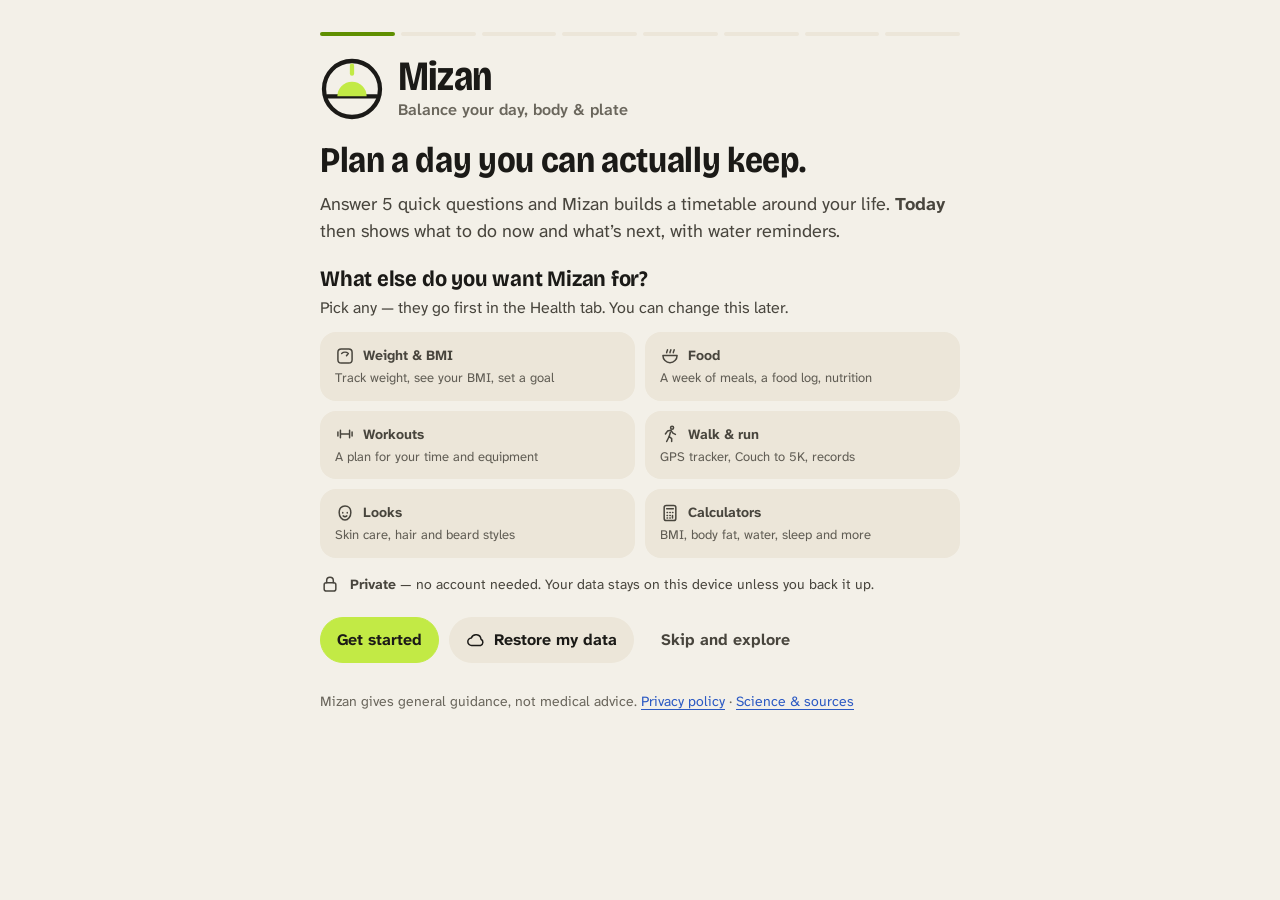
<file: index.html>
<!doctype html>
<html lang="en">
<head>
  <meta charset="utf-8">
  <meta name="viewport" content="width=device-width, initial-scale=1, viewport-fit=cover">
  <title>Mizan — Balance your day, body &amp; plate</title>
  <meta name="description" content="Mizan builds a timetable from 5 questions, then helps you follow it: a clear Today screen, water reminders, BMI, habits, meal and workout plans, a walk & run tracker, a skin and grooming guide and a helpful assistant. Private and free.">
  <meta name="theme-color" content="#f3f0e8">
  <meta name="color-scheme" content="light dark">
  <meta name="apple-mobile-web-app-capable" content="yes">
  <meta name="mobile-web-app-capable" content="yes">
  <meta name="apple-mobile-web-app-status-bar-style" content="default">
  <meta name="apple-mobile-web-app-title" content="Mizan">
  <meta property="og:title" content="Mizan — Balance your day, body & plate">
  <meta property="og:description" content="Plan a day you can actually keep. Timetable, Today screen, habits, BMI, meals, workouts, walk & run tracker and skin care — private and free.">
  <meta property="og:type" content="website">
  <meta property="og:image" content="assets/icons/icon-512.png">
  <link rel="manifest" href="manifest.webmanifest">
  <link rel="icon" href="assets/icons/icon.svg" type="image/svg+xml">
  <link rel="icon" href="assets/icons/favicon-32.png" sizes="32x32" type="image/png">
  <link rel="apple-touch-icon" href="assets/icons/apple-touch-icon.png">
  <link rel="preload" href="assets/fonts/atkinson-hyperlegible-next.woff2" as="font" type="font/woff2" crossorigin>
  <link rel="preload" href="assets/fonts/bricolage-grotesque.woff2" as="font" type="font/woff2" crossorigin>
  <link rel="stylesheet" href="assets/css/app.css?v=3.1.0">
</head>
<body>
  <a class="skip-link" href="#view">Skip to content</a>

  <div class="app">
    <nav class="rail" aria-label="Main">
      <a class="brand" href="#/today" aria-label="Mizan home">
        <svg viewBox="0 0 48 48" aria-hidden="true"><circle cx="24" cy="24" r="21" fill="none" stroke="var(--ink)" stroke-width="3.2"/><path d="M5.5 29.5h37" stroke="var(--ink)" stroke-width="3.2" stroke-linecap="round"/><path d="M13 29.5a11 11 0 0 1 22 0" fill="var(--accent)"/><path d="M24 6.5v6" stroke="var(--accent)" stroke-width="3.2" stroke-linecap="round"/></svg>
        <div><strong>Mizan</strong><span>Day · body · plate</span></div>
      </a>
      <div class="rail-links"></div>
      <div class="rail-foot">
        <button type="button" class="btn btn-sm btn-block" data-action="focus-global" style="margin-bottom:8px">Focus timer</button>
        <button type="button" class="btn btn-sm btn-block" data-action="install">Install app</button>
        <p style="margin:10px 0 0">No account needed. Your data stays on this device.</p>
      </div>
    </nav>

    <header class="topbar">
      <a class="icon-btn back-btn" href="#/today" aria-label="Back" hidden>
        <svg viewBox="0 0 24 24" fill="none" stroke="currentColor" stroke-width="2" stroke-linecap="round" stroke-linejoin="round" aria-hidden="true"><path d="M15 18l-6-6 6-6"/></svg>
      </a>
      <a class="brand-mini" href="#/today" aria-label="Mizan home">
        <svg viewBox="0 0 48 48" aria-hidden="true"><circle cx="24" cy="24" r="21" fill="none" stroke="var(--ink)" stroke-width="3.2"/><path d="M5.5 29.5h37" stroke="var(--ink)" stroke-width="3.2" stroke-linecap="round"/><path d="M13 29.5a11 11 0 0 1 22 0" fill="var(--accent)"/><path d="M24 6.5v6" stroke="var(--accent)" stroke-width="3.2" stroke-linecap="round"/></svg>
      </a>
      <div class="topbar-title"><h1 id="page-title">Mizan</h1><p id="page-sub" hidden></p></div>
      <div class="topbar-actions">
        <button type="button" class="icon-btn menu-btn" data-action="more" aria-label="Menu: every screen and settings" aria-haspopup="dialog">
          <svg viewBox="0 0 24 24" fill="none" stroke="currentColor" stroke-width="1.8" stroke-linecap="round" stroke-linejoin="round" aria-hidden="true"><path d="M4 7h16M4 12h16M4 17h16"/></svg>
        </button>
      </div>
    </header>

    <main id="view" tabindex="-1">
      <noscript><div class="empty"><p><strong>Mizan needs JavaScript.</strong></p><p>Please enable JavaScript in your browser settings to use the app.</p></div></noscript>
    </main>

    <nav class="tabbar" aria-label="Tabs"></nav>
  </div>

  <div class="toast-host" id="toasts" role="status" aria-live="polite"></div>

  <script>
    /* Very old browsers: say so instead of showing a broken page */
    (function () {
      var ok = false;
      try { ok = 'Promise' in window && 'fetch' in window && 'localStorage' in window && !!(window.CSS && CSS.supports && CSS.supports('--a', '0')) && !![].includes && !!Object.assign; } catch (e) { ok = false; }
      if (ok) return;
      window.MIZAN_OLD = true;
      document.addEventListener('DOMContentLoaded', function () {
        var v = document.getElementById('view');
        if (v) v.innerHTML = '<div class="empty"><p><strong>Please update your browser.</strong></p><p>Mizan needs a newer browser: the latest Chrome, Safari, Edge, Firefox or Samsung Internet (Android 7+, iOS 14+, Windows 10+, macOS 11+).</p></div>';
      });
    })();
  </script>
  <script src="assets/js/core.js?v=3.1.0"></script>
  <script src="assets/js/config.js?v=3.1.0"></script>
  <script src="assets/js/data-templates.js?v=3.1.0"></script>
  <script src="assets/js/setup.js?v=3.1.0"></script>
  <script src="assets/js/calc.js?v=3.1.0"></script>
  <script src="assets/js/tt-custom.js?v=3.1.0"></script>
  <script src="assets/js/sun.js?v=3.1.0"></script>
  <script src="assets/js/data-growth.js?v=3.1.0"></script>
  <script src="assets/js/data-foods.js?v=3.1.0"></script>
  <script src="assets/js/mealplan.js?v=3.1.0"></script>
  <script src="assets/js/data-exercises.js?v=3.1.0"></script>
  <script src="assets/js/ui.js?v=3.1.0"></script>
  <script src="assets/js/special-days.js?v=3.1.0"></script>
  <script src="assets/js/reminders.js?v=3.1.0"></script>
  <script src="assets/js/views-dashboard.js?v=3.1.0"></script>
  <script src="assets/js/views-today.js?v=3.1.0"></script>
  <script src="assets/js/views-plan.js?v=3.1.0"></script>
  <script src="assets/js/views-habits.js?v=3.1.0"></script>
  <script src="assets/js/views-body.js?v=3.1.0"></script>
  <script src="assets/js/views-food.js?v=3.1.0"></script>
  <script src="assets/js/views-welcome.js?v=3.1.0"></script>
  <script src="assets/js/views-settings.js?v=3.1.0"></script>
  <script src="assets/js/views-more.js?v=3.1.0"></script>
  <script src="assets/js/views-hubs.js?v=3.1.0"></script>
  <script src="assets/js/backup.js?v=3.1.0"></script>
  <script src="assets/js/assistant.js?v=3.1.0"></script>
  <script src="assets/js/move.js?v=3.1.0"></script>
  <script src="assets/js/beard.js?v=3.1.0"></script>
  <script src="assets/js/looks.js?v=3.1.0"></script>
  <script src="assets/js/app.js?v=3.1.0"></script>
</body>
</html>
</file>
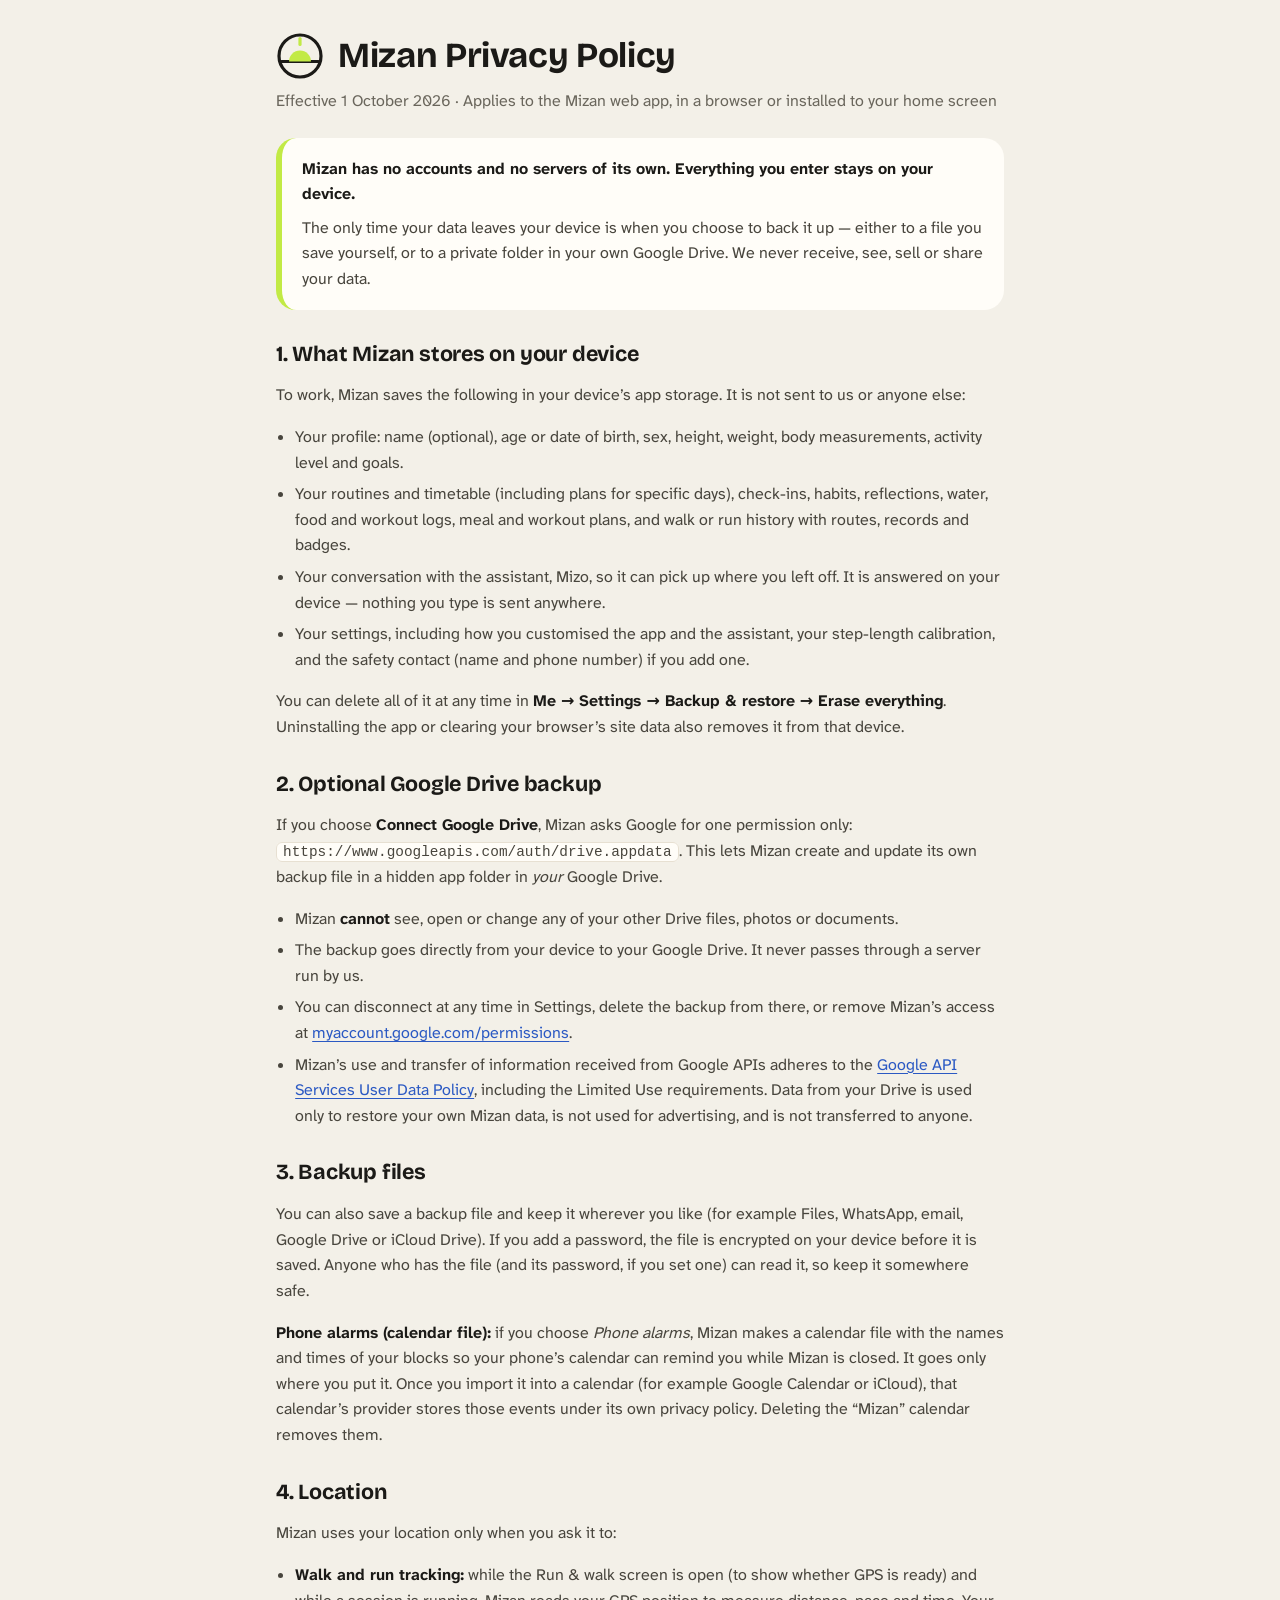
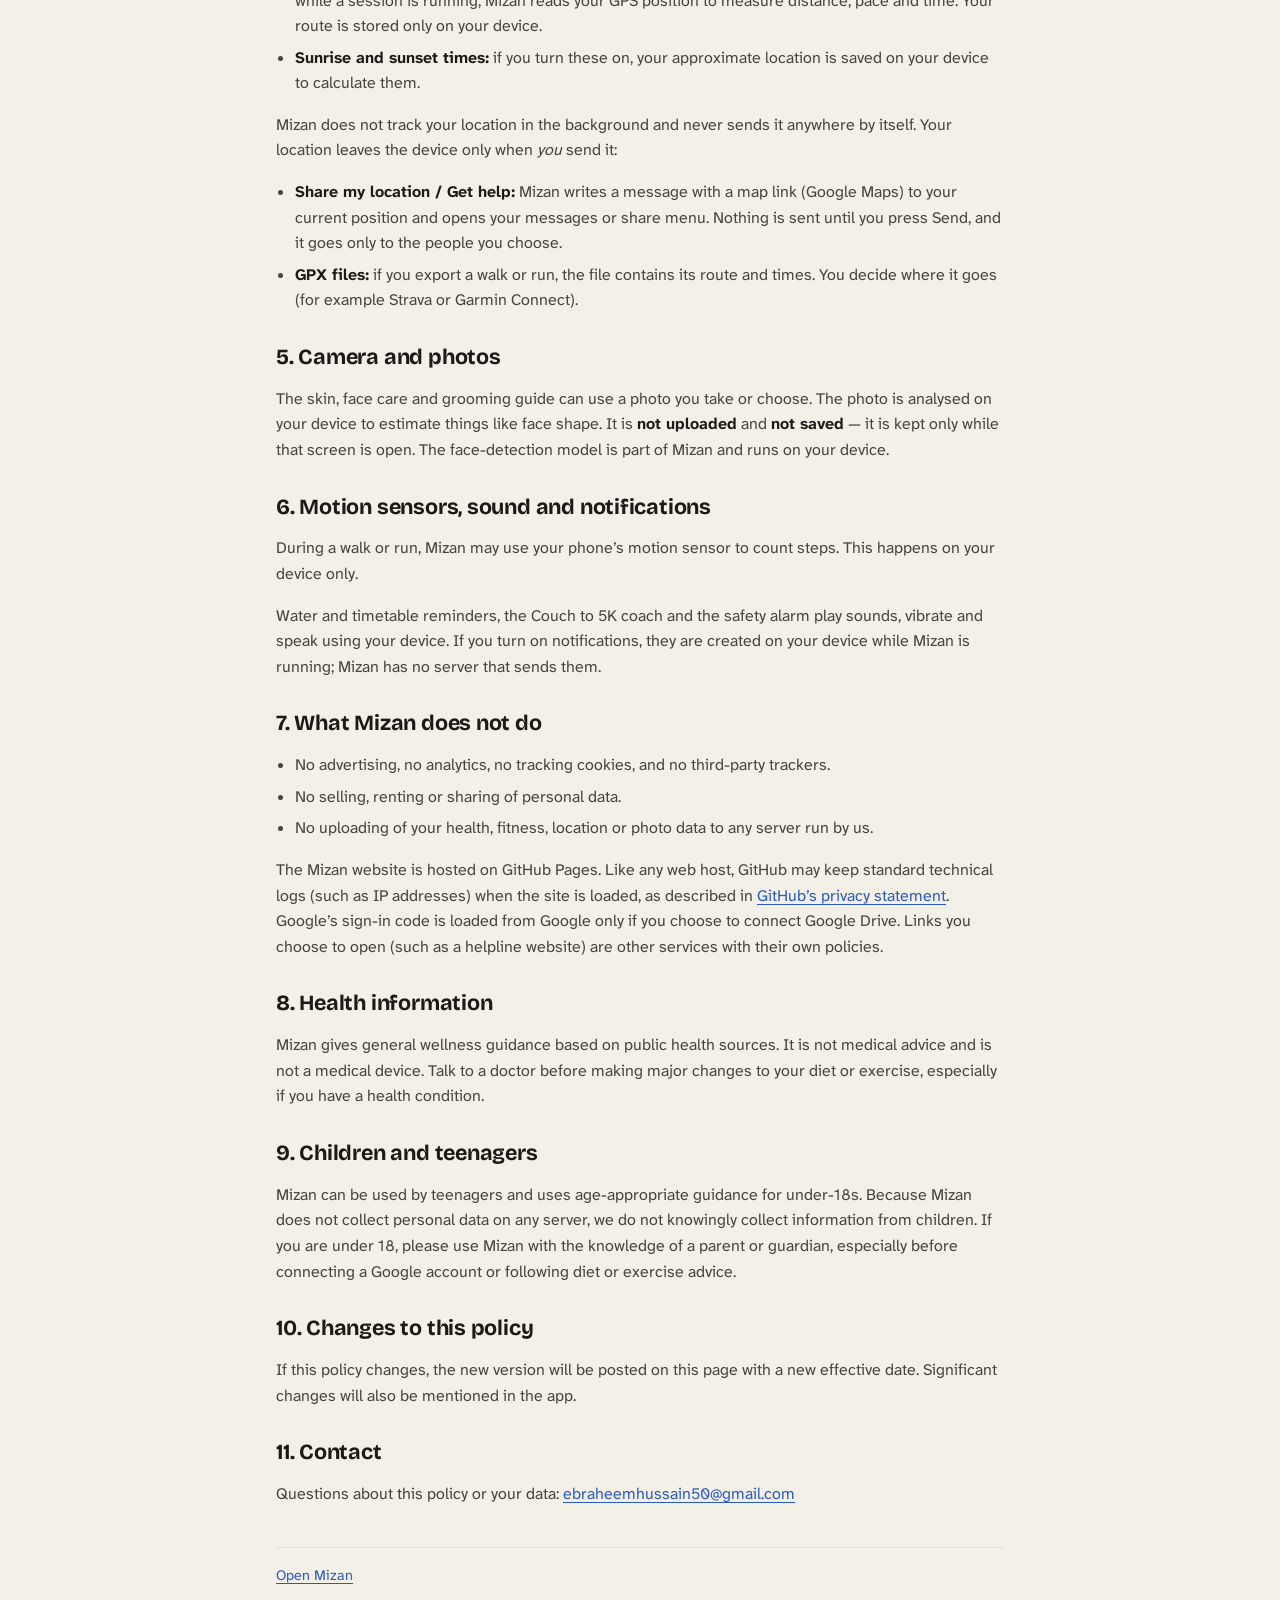
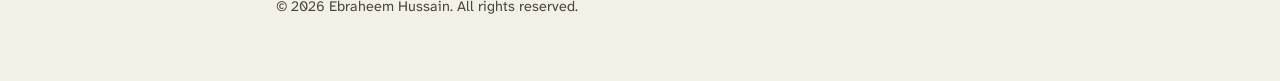
<file: privacy.html>
<!doctype html>
<html lang="en">
<head>
  <meta charset="utf-8">
  <meta name="viewport" content="width=device-width, initial-scale=1">
  <title>Privacy Policy · Mizan</title>
  <meta name="description" content="How Mizan handles your data: everything stays on your device unless you choose to back it up to your own Google Drive.">
  <meta name="color-scheme" content="light dark">
  <link rel="icon" href="assets/icons/icon.svg" type="image/svg+xml">
  <style>
    @font-face { font-family: "Atkinson Hyperlegible Next"; src: url("assets/fonts/atkinson-hyperlegible-next.woff2") format("woff2"); font-weight: 200 800; font-display: swap; }
    @font-face { font-family: "Bricolage Grotesque"; src: url("assets/fonts/bricolage-grotesque.woff2") format("woff2"); font-weight: 200 800; font-display: swap; }
    :root {
      --bg: #f3f0e8; --surface: #fffdf8; --ink: #1b1a17; --ink-2: #48453d; --ink-3: #6a665c; --line: #e7e0d2;
      --accent: #c2ea45; --accent-ink: #4e6b00; --link: #2b59c3;
    }
    @media (prefers-color-scheme: dark) {
      :root { --bg: #0e1210; --surface: #151a17; --ink: #edf0e7; --ink-2: #bdc4b7; --ink-3: #97a092; --line: #232b26; --accent: #c6f04e; --accent-ink: #cdef6a; --link: #8fb4ff; }
    }
    * { box-sizing: border-box; }
    body { margin: 0; background: var(--bg); color: var(--ink); font: 1rem/1.6 "Atkinson Hyperlegible Next", system-ui, -apple-system, "Segoe UI", Roboto, sans-serif; }
    main { max-width: 760px; margin: 0 auto; padding: 32px 16px 64px; }
    header { display: flex; align-items: center; gap: 14px; margin-bottom: 8px; }
    header svg { width: 48px; height: 48px; flex-shrink: 0; }
    h1, h2 { font-family: "Bricolage Grotesque", system-ui, sans-serif; line-height: 1.15; letter-spacing: -0.01em; }
    h1 { font-size: 2.2rem; margin: 0; }
    h2 { font-size: 1.35rem; margin: 32px 0 8px; }
    p, li { color: var(--ink-2); }
    ul { padding-left: 1.2em; }
    li + li { margin-top: 6px; }
    a { color: var(--link); text-underline-offset: 3px; }
    strong { color: var(--ink); }
    code { font-size: .9em; background: var(--surface); border: 1px solid var(--line); border-radius: 6px; padding: 1px 6px; overflow-wrap: anywhere; }
    .meta { color: var(--ink-3); margin: 4px 0 24px; }
    .summary { background: var(--surface); border-radius: 20px; padding: 18px 20px; border-left: 6px solid var(--accent); }
    .summary p { margin: 0; color: var(--ink); }
    .summary p + p { margin-top: 8px; color: var(--ink-2); }
    footer { margin-top: 40px; padding-top: 16px; border-top: 1px solid var(--line); color: var(--ink-3); font-size: .9rem; }
    footer .copy { margin: 8px 0 0; }
  </style>
</head>
<body>
<main>
  <header>
    <svg viewBox="0 0 48 48" aria-hidden="true"><circle cx="24" cy="24" r="21" fill="none" stroke="currentColor" stroke-width="3.2"/><path d="M5.5 29.5h37" stroke="currentColor" stroke-width="3.2" stroke-linecap="round"/><path d="M13 29.5a11 11 0 0 1 22 0" fill="var(--accent)"/><path d="M24 6.5v6" stroke="var(--accent)" stroke-width="3.2" stroke-linecap="round"/></svg>
    <h1>Mizan Privacy Policy</h1>
  </header>
  <p class="meta">Effective 1 October 2026 · Applies to the Mizan web app, in a browser or installed to your home screen</p>

  <div class="summary">
    <p><strong>Mizan has no accounts and no servers of its own. Everything you enter stays on your device.</strong></p>
    <p>The only time your data leaves your device is when you choose to back it up — either to a file you save yourself, or to a private folder in your own Google Drive. We never receive, see, sell or share your data.</p>
  </div>

  <h2>1. What Mizan stores on your device</h2>
  <p>To work, Mizan saves the following in your device’s app storage. It is not sent to us or anyone else:</p>
  <ul>
    <li>Your profile: name (optional), age or date of birth, sex, height, weight, body measurements, activity level and goals.</li>
    <li>Your routines and timetable (including plans for specific days), check-ins, habits, reflections, water, food and workout logs, meal and workout plans, and walk or run history with routes, records and badges.</li>
    <li>Your conversation with the assistant, Mizo, so it can pick up where you left off. It is answered on your device — nothing you type is sent anywhere.</li>
    <li>Your settings, including how you customised the app and the assistant, your step-length calibration, and the safety contact (name and phone number) if you add one.</li>
  </ul>
  <p>You can delete all of it at any time in <strong>Me → Settings → Backup &amp; restore → Erase everything</strong>. Uninstalling the app or clearing your browser’s site data also removes it from that device.</p>

  <h2>2. Optional Google Drive backup</h2>
  <p>If you choose <strong>Connect Google Drive</strong>, Mizan asks Google for one permission only: <code>https://www.googleapis.com/auth/drive.appdata</code>. This lets Mizan create and update its own backup file in a hidden app folder in <em>your</em> Google Drive.</p>
  <ul>
    <li>Mizan <strong>cannot</strong> see, open or change any of your other Drive files, photos or documents.</li>
    <li>The backup goes directly from your device to your Google Drive. It never passes through a server run by us.</li>
    <li>You can disconnect at any time in Settings, delete the backup from there, or remove Mizan’s access at <a href="https://myaccount.google.com/permissions">myaccount.google.com/permissions</a>.</li>
    <li>Mizan’s use and transfer of information received from Google APIs adheres to the <a href="https://developers.google.com/terms/api-services-user-data-policy">Google API Services User Data Policy</a>, including the Limited Use requirements. Data from your Drive is used only to restore your own Mizan data, is not used for advertising, and is not transferred to anyone.</li>
  </ul>

  <h2>3. Backup files</h2>
  <p>You can also save a backup file and keep it wherever you like (for example Files, WhatsApp, email, Google Drive or iCloud Drive). If you add a password, the file is encrypted on your device before it is saved. Anyone who has the file (and its password, if you set one) can read it, so keep it somewhere safe.</p>
  <p><strong>Phone alarms (calendar file):</strong> if you choose <em>Phone alarms</em>, Mizan makes a calendar file with the names and times of your blocks so your phone’s calendar can remind you while Mizan is closed. It goes only where you put it. Once you import it into a calendar (for example Google Calendar or iCloud), that calendar’s provider stores those events under its own privacy policy. Deleting the “Mizan” calendar removes them.</p>

  <h2>4. Location</h2>
  <p>Mizan uses your location only when you ask it to:</p>
  <ul>
    <li><strong>Walk and run tracking:</strong> while the Run &amp; walk screen is open (to show whether GPS is ready) and while a session is running, Mizan reads your GPS position to measure distance, pace and time. Your route is stored only on your device.</li>
    <li><strong>Sunrise and sunset times:</strong> if you turn these on, your approximate location is saved on your device to calculate them.</li>
  </ul>
  <p>Mizan does not track your location in the background and never sends it anywhere by itself. Your location leaves the device only when <em>you</em> send it:</p>
  <ul>
    <li><strong>Share my location / Get help:</strong> Mizan writes a message with a map link (Google Maps) to your current position and opens your messages or share menu. Nothing is sent until you press Send, and it goes only to the people you choose.</li>
    <li><strong>GPX files:</strong> if you export a walk or run, the file contains its route and times. You decide where it goes (for example Strava or Garmin Connect).</li>
  </ul>

  <h2>5. Camera and photos</h2>
  <p>The skin, face care and grooming guide can use a photo you take or choose. The photo is analysed on your device to estimate things like face shape. It is <strong>not uploaded</strong> and <strong>not saved</strong> — it is kept only while that screen is open. The face-detection model is part of Mizan and runs on your device.</p>

  <h2>6. Motion sensors, sound and notifications</h2>
  <p>During a walk or run, Mizan may use your phone’s motion sensor to count steps. This happens on your device only.</p>
  <p>Water and timetable reminders, the Couch to 5K coach and the safety alarm play sounds, vibrate and speak using your device. If you turn on notifications, they are created on your device while Mizan is running; Mizan has no server that sends them.</p>

  <h2>7. What Mizan does not do</h2>
  <ul>
    <li>No advertising, no analytics, no tracking cookies, and no third-party trackers.</li>
    <li>No selling, renting or sharing of personal data.</li>
    <li>No uploading of your health, fitness, location or photo data to any server run by us.</li>
  </ul>
  <p>The Mizan website is hosted on GitHub Pages. Like any web host, GitHub may keep standard technical logs (such as IP addresses) when the site is loaded, as described in <a href="https://docs.github.com/en/site-policy/privacy-policies/github-general-privacy-statement">GitHub’s privacy statement</a>. Google’s sign-in code is loaded from Google only if you choose to connect Google Drive. Links you choose to open (such as a helpline website) are other services with their own policies.</p>

  <h2>8. Health information</h2>
  <p>Mizan gives general wellness guidance based on public health sources. It is not medical advice and is not a medical device. Talk to a doctor before making major changes to your diet or exercise, especially if you have a health condition.</p>

  <h2>9. Children and teenagers</h2>
  <p>Mizan can be used by teenagers and uses age-appropriate guidance for under-18s. Because Mizan does not collect personal data on any server, we do not knowingly collect information from children. If you are under 18, please use Mizan with the knowledge of a parent or guardian, especially before connecting a Google account or following diet or exercise advice.</p>

  <h2>10. Changes to this policy</h2>
  <p>If this policy changes, the new version will be posted on this page with a new effective date. Significant changes will also be mentioned in the app.</p>

  <h2>11. Contact</h2>
  <p>Questions about this policy or your data: <a href="mailto:ebraheemhussain50@gmail.com">ebraheemhussain50@gmail.com</a></p>

  <footer><a href="./">Open Mizan</a><p class="copy">© 2026 Ebraheem Hussain. All rights reserved.</p></footer>
</main>
</body>
</html>
</file>
<file: assets/css/app.css>
/* ==========================================================================
   Mizan — design system & app styles
   Balance your day, body & plate.
   ========================================================================== */

@font-face {
  font-family: "Bricolage Grotesque";
  src: url("../fonts/bricolage-grotesque.woff2") format("woff2-variations"),
       url("../fonts/bricolage-grotesque.woff2") format("woff2");
  font-weight: 200 800;
  font-stretch: 75% 100%;
  font-display: swap;
}
@font-face {
  font-family: "Atkinson Hyperlegible Next";
  src: url("../fonts/atkinson-hyperlegible-next.woff2") format("woff2-variations"),
       url("../fonts/atkinson-hyperlegible-next.woff2") format("woff2");
  font-weight: 200 800;
  font-display: swap;
  unicode-range: U+0000-00FF, U+0131, U+0152-0153, U+02BB-02BC, U+02C6, U+02DA, U+02DC, U+0304, U+0308, U+0329, U+2000-206F, U+20AC, U+2122, U+2191, U+2193, U+2212, U+2215, U+FEFF, U+FFFD;
}
@font-face {
  font-family: "Atkinson Hyperlegible Next";
  src: url("../fonts/atkinson-hyperlegible-next-ext.woff2") format("woff2");
  font-weight: 200 800;
  font-display: swap;
  unicode-range: U+0100-02BA, U+02BD-02C5, U+02C7-02CC, U+02CE-02D7, U+02DD-02FF, U+0304, U+0308, U+0329, U+1D00-1DBF, U+1E00-1E9F, U+1EF2-1EFF, U+2020, U+20A0-20AB, U+20AD-20C0, U+2113, U+2C60-2C7F, U+A720-A7FF;
}

/* ---------- Tokens: light ---------- */
:root {
  color-scheme: light;
  --font-ui: "Atkinson Hyperlegible Next", system-ui, -apple-system, "Segoe UI", Roboto, sans-serif;
  --font-display: "Bricolage Grotesque", "Atkinson Hyperlegible Next", system-ui, sans-serif;

  /* Warm bone paper + ink, with a lime "now" colour — calm, and not the usual app blue */
  --bg: #f3f0e8;
  --surface: #fffdf8;
  --surface-2: #f8f4eb;
  --surface-3: #ece6d9;
  --ink: #1b1a17;
  --ink-2: #48453d;
  --ink-3: #6a665c;
  --line: #e7e0d2;
  --line-strong: #cfc6b3;
  --focus: #2b59c3;

  --accent: #c2ea45;          /* lime — primary buttons, active tab, the "now" hand */
  --accent-soft: #eef6d3;
  --accent-ink: #4e6b00;      /* lime as readable text on light */
  --on-accent: #1b1a17;
  --now: #5f8f00;             /* "now" on the dial, strong enough on paper */

  --night: #2b3350;           /* dial night band */
  --day: #f1e2b3;             /* daylight band */
  --sun: #b87d00;             /* sunrise / sunset markers */
  --past: #9c9585;            /* dial: finished blocks */
  --future: #e1dacb;          /* dial: upcoming blocks */

  /* status (reserved meaning, always with icon + label) */
  --good: #1e7a32;
  --good-soft: #e4f2e1;
  --warn: #8a5a00;
  --warn-soft: #fbf0d5;
  --bad: #b3261e;
  --bad-soft: #fbe5e1;
  --info: #2b59c3;
  --info-soft: #e6ecfa;

  /* categories — custom palette, validated for colour-blind separation (order: study, school,
     free, exercise, sleep, faith, meal, screen). School and screen sit under 3:1 on paper, so
     they always carry a text label or sit next to the list view. */
  --c-study: #3d62d6;
  --c-school: #d6a62a;
  --c-free: #cd5aa3;
  --c-exercise: #6a9a1e;
  --c-sleep: #5e3a9e;
  --c-personal: #0a968c;
  --c-meal: #d9612b;
  --c-screen: #2a9fd0;
  --c-routine: #9a9189;
  /* readable text on each category fill */
  --on-c-study: #fff; --on-c-school: #1b1a17; --on-c-free: #1b1a17; --on-c-exercise: #1b1a17; --on-c-sleep: #fff;
  --on-c-personal: #1b1a17; --on-c-meal: #1b1a17; --on-c-screen: #1b1a17; --on-c-routine: #1b1a17;

  --ease-out: cubic-bezier(.2, .8, .2, 1);
  --ease-spring: cubic-bezier(.3, 1.4, .5, 1);
  --t-fast: 90ms;
  --t-med: 160ms;

  --radius-sm: 8px;
  --radius: 12px;
  --radius-lg: 18px;
  --radius-xl: 24px;
  --shadow-float: 0 12px 32px rgba(40, 34, 20, 0.14), 0 2px 6px rgba(40, 34, 20, 0.08);

  --fs-xs: 0.8125rem;
  --fs-sm: 0.875rem;
  --fs-md: 1rem;
  --fs-lg: 1.125rem;
  --fs-xl: 1.375rem;
  --fs-2xl: 1.75rem;
  --fs-3xl: 2.25rem;
  --fs-hero: 3.25rem;

  --gutter: 16px;
  --rail-w: 244px;
  --tabbar-h: 68px;
  --safe-b: env(safe-area-inset-bottom, 0px);
  --safe-t: env(safe-area-inset-top, 0px);
}

/* ---------- Tokens: dark ---------- */
@media (prefers-color-scheme: dark) {
  :root:not([data-theme="light"]) {
    color-scheme: dark;
    --bg: #0e1210;
    --surface: #151a17;
    --surface-2: #1b211e;
    --surface-3: #242b27;
    --ink: #edf0e7;
    --ink-2: #bdc4b7;
    --ink-3: #97a092;
    --line: #232b26;
    --line-strong: #36403a;
    --focus: #8fb4ff;
    --accent: #c6f04e;
    --accent-soft: #27311a;
    --accent-ink: #cdef6a;
    --on-accent: #141a09;
    --now: #c6f04e;
    --night: #1c2238;
    --day: #4a4020;
    --sun: #e9b949;
    --past: #6f786c;
    --future: #333c36;
    --good: #6fd08a;
    --good-soft: #15291b;
    --warn: #f2c14e;
    --warn-soft: #342a10;
    --bad: #f08a80;
    --bad-soft: #3a1714;
    --info: #8fb4ff;
    --info-soft: #1a2440;
    --c-study: #6b72e8;
    --c-school: #ae9320;
    --c-free: #cc5ca3;
    --c-exercise: #6e9f28;
    --c-sleep: #9a6ddd;
    --c-personal: #16998f;
    --c-meal: #d65a3a;
    --c-screen: #1ca2c0;
    --c-routine: #736d66;
    --on-c-study: #141a09; --on-c-school: #141a09; --on-c-free: #141a09; --on-c-exercise: #141a09; --on-c-sleep: #141a09; --on-c-personal: #141a09; --on-c-meal: #141a09; --on-c-screen: #141a09; --on-c-routine: #fff;
    --shadow-float: 0 10px 30px rgba(0, 0, 0, 0.5), 0 2px 6px rgba(0, 0, 0, 0.35);
  }
}
:root[data-theme="dark"] {
  color-scheme: dark;
  --bg: #0e1210;
  --surface: #151a17;
  --surface-2: #1b211e;
  --surface-3: #242b27;
  --ink: #edf0e7;
  --ink-2: #bdc4b7;
  --ink-3: #97a092;
  --line: #232b26;
  --line-strong: #36403a;
  --focus: #8fb4ff;
  --accent: #c6f04e;
  --accent-soft: #27311a;
  --accent-ink: #cdef6a;
  --on-accent: #141a09;
  --now: #c6f04e;
  --night: #1c2238;
  --day: #4a4020;
  --sun: #e9b949;
  --past: #6f786c;
  --future: #333c36;
  --good: #6fd08a;
  --good-soft: #15291b;
  --warn: #f2c14e;
  --warn-soft: #342a10;
  --bad: #f08a80;
  --bad-soft: #3a1714;
  --info: #8fb4ff;
  --info-soft: #1a2440;
  --c-study: #6b72e8;
  --c-school: #ae9320;
  --c-free: #cc5ca3;
  --c-exercise: #6e9f28;
  --c-sleep: #9a6ddd;
  --c-personal: #16998f;
  --c-meal: #d65a3a;
  --c-screen: #1ca2c0;
  --c-routine: #736d66;
  --on-c-study: #141a09; --on-c-school: #141a09; --on-c-free: #141a09; --on-c-exercise: #141a09; --on-c-sleep: #141a09; --on-c-personal: #141a09; --on-c-meal: #141a09; --on-c-screen: #141a09; --on-c-routine: #fff;
  --shadow-float: 0 10px 30px rgba(0, 0, 0, 0.5), 0 2px 6px rgba(0, 0, 0, 0.35);
}

/* ---------- Base ---------- */
*, *::before, *::after { box-sizing: border-box; }
html { -webkit-text-size-adjust: 100%; text-size-adjust: 100%; scroll-padding-top: calc(72px + var(--safe-t)); }
body {
  margin: 0;
  background: var(--bg);
  color: var(--ink);
  font-family: var(--font-ui);
  font-size: var(--fs-md);
  line-height: 1.5;
  -webkit-font-smoothing: antialiased;
  text-rendering: optimizeLegibility;
  overflow-x: hidden;
}
img, svg { display: block; max-width: 100%; }
button, input, select, textarea { font: inherit; color: inherit; }
a { color: var(--info); text-underline-offset: 3px; }
p { margin: 0 0 0.75em; }
h1, h2, h3, h4 { margin: 0; font-family: var(--font-display); line-height: 1.15; letter-spacing: -0.01em; font-weight: 700; }
h1 { font-size: var(--fs-2xl); font-variation-settings: "wdth" 88; }
h2 { font-size: var(--fs-xl); font-variation-settings: "wdth" 92; }
h3 { font-size: var(--fs-lg); font-family: var(--font-ui); letter-spacing: 0; }
h4 { font-size: var(--fs-md); font-family: var(--font-ui); letter-spacing: 0; }
small { font-size: var(--fs-xs); }
hr { border: 0; border-top: 1px solid var(--line); margin: 20px 0; }
:focus-visible { outline: 3px solid var(--focus); outline-offset: 2px; border-radius: 6px; }
.sr-only { position: absolute !important; width: 1px; height: 1px; padding: 0; margin: -1px; overflow: hidden; clip: rect(0 0 0 0); white-space: nowrap; border: 0; }
.muted { color: var(--ink-3); }
.soft { color: var(--ink-2); }
.num { font-variant-numeric: tabular-nums; }
.nowrap { white-space: nowrap; }
.hidden { display: none !important; }

.skip-link {
  position: absolute; left: 12px; top: -60px; z-index: 100;
  background: var(--ink); color: var(--surface); padding: 10px 14px; border-radius: var(--radius-sm);
  text-decoration: none; font-weight: 700;
}
.skip-link:focus { top: calc(12px + var(--safe-t)); }

/* ---------- App shell ---------- */
.app { min-height: 100vh; min-height: 100dvh; }
.topbar {
  position: sticky; top: 0; z-index: 30;
  padding: calc(10px + var(--safe-t)) var(--gutter) 10px;
  background: var(--bg);
  background: color-mix(in srgb, var(--bg) 88%, transparent);
  backdrop-filter: blur(12px) saturate(1.2);
  -webkit-backdrop-filter: blur(12px) saturate(1.2);
  border-bottom: 1px solid transparent;
  display: flex; align-items: center; gap: 12px;
}
.topbar.scrolled { border-bottom-color: var(--line); }
.topbar .brand-mini { display: flex; align-items: center; gap: 8px; text-decoration: none; color: var(--ink); }
.topbar .brand-mini svg { width: 30px; height: 30px; }
.topbar-title { flex: 1; min-width: 0; }
.topbar-title h1 { font-size: var(--fs-xl); white-space: nowrap; overflow: hidden; text-overflow: ellipsis; }
.topbar-title p { margin: 0; font-size: var(--fs-sm); color: var(--ink-3); white-space: nowrap; overflow: hidden; text-overflow: ellipsis; }
.topbar-actions { display: flex; gap: 6px; }

main#view {
  padding: 8px var(--gutter) calc(var(--tabbar-h) + 32px + var(--safe-b));
  max-width: 1120px; margin: 0 auto;
}
main#view:focus { outline: none; }

.tabbar {
  position: fixed; left: 0; right: 0; bottom: 0; z-index: 40;
  height: calc(var(--tabbar-h) + var(--safe-b));
  padding: 6px 6px calc(6px + var(--safe-b));
  background: var(--surface);
  background: color-mix(in srgb, var(--surface) 94%, transparent);
  backdrop-filter: blur(14px); -webkit-backdrop-filter: blur(14px);
  border-top: 1px solid var(--line);
  display: grid; grid-template-columns: repeat(5, 1fr); gap: 2px;
}
.tab {
  display: flex; flex-direction: column; align-items: center; justify-content: center; gap: 3px;
  text-decoration: none; color: var(--ink-3); font-size: 0.75rem; font-weight: 600;
  border-radius: 14px; min-height: 48px; position: relative;
}
.tab svg { width: 24px; height: 24px; }
.tab .tab-ico { display: grid; place-items: center; width: 52px; height: 30px; border-radius: 999px; transition: background-color var(--t-med) ease, transform var(--t-fast) var(--ease-out); }
.tab { -webkit-tap-highlight-color: transparent; }
.tab[aria-current="page"] { color: var(--ink); }
.tab[aria-current="page"] .tab-ico { background: var(--accent); color: var(--on-accent); }

.rail { display: none; }

@media (min-width: 960px) {
  :root { --gutter: 32px; }
  .tabbar { display: none; }
  .rail {
    display: flex; flex-direction: column; gap: 4px;
    position: fixed; left: 0; top: 0; bottom: 0; width: var(--rail-w);
    padding: 22px 16px 20px; border-right: 0; background: var(--surface);
    overflow-y: auto; z-index: 35;
  }
  .rail .brand { display: flex; align-items: center; gap: 10px; padding: 4px 8px 18px; text-decoration: none; color: var(--ink); }
  .rail .brand svg { width: 38px; height: 38px; }
  .rail .brand strong { font-family: var(--font-display); font-size: 1.5rem; font-variation-settings: "wdth" 85; letter-spacing: -0.01em; display: block; line-height: 1; }
  .rail .brand span { font-size: var(--fs-xs); color: var(--ink-3); }
  .rail a.nav {
    display: flex; align-items: center; gap: 12px; padding: 10px 12px; border-radius: 12px;
    color: var(--ink-2); text-decoration: none; font-weight: 600;
  }
  .rail a.nav svg { width: 22px; height: 22px; flex-shrink: 0; }
  .rail a.nav:hover { background: var(--surface-2); color: var(--ink); }
  .rail a.nav[aria-current="page"] { background: var(--accent); color: var(--on-accent); }
  .rail a.nav[aria-current="page"] svg { color: var(--on-accent); }
  .rail .rail-sep { height: 1px; background: var(--line); margin: 12px 8px; }
  .rail .rail-foot { margin-top: auto; padding: 12px 8px 0; font-size: var(--fs-xs); color: var(--ink-3); }
  .app { padding-left: var(--rail-w); }
  .topbar .brand-mini { display: none; }
  main#view { padding-bottom: 64px; }
}

/* ---------- Layout helpers ---------- */
.stack > * + * { margin-top: 16px; }
.stack-lg > * + * { margin-top: 28px; }
.row { display: flex; align-items: center; gap: 12px; }
.row.wrap { flex-wrap: wrap; }
.row.between { justify-content: space-between; }
.row.top { align-items: flex-start; }
.grow { flex: 1; min-width: 0; }
.grid { display: grid; gap: 16px; }
.grid-2 { display: grid; gap: 16px; grid-template-columns: 1fr; }
.grid-3 { display: grid; gap: 12px; grid-template-columns: repeat(2, minmax(0, 1fr)); }
@media (min-width: 720px) {
  .grid-2 { grid-template-columns: repeat(2, minmax(0, 1fr)); }
  .grid-3 { grid-template-columns: repeat(3, minmax(0, 1fr)); }
}
.split { display: grid; gap: 24px; grid-template-columns: 1fr; }
@media (min-width: 960px) {
  .split { grid-template-columns: minmax(0, 5fr) minmax(0, 6fr); align-items: start; }
  .split.even { grid-template-columns: repeat(2, minmax(0, 1fr)); }
}

.section-head { display: flex; align-items: flex-end; justify-content: space-between; gap: 12px; margin: 8px 0 12px; }
.section-head h2 { font-size: var(--fs-xl); }
.section-head p { margin: 4px 0 0; color: var(--ink-3); font-size: var(--fs-sm); }

.panel {
  background: var(--surface);
  border: 1px solid transparent;
  border-radius: var(--r-panel, 20px);
  padding: var(--pad, 18px);
}
.panel.flush { padding: 0; overflow: hidden; }
.panel.tint { background: var(--surface-2); }
.panel + .panel { margin-top: 16px; }
.panel-title { display: flex; align-items: center; justify-content: space-between; gap: 12px; margin-bottom: 12px; }
.panel-title h3 { font-size: var(--fs-lg); }
.inset { background: var(--surface-2); border-radius: var(--radius); padding: 14px; }

.lede { font-size: var(--fs-lg); color: var(--ink-2); max-width: 62ch; }
.prose { max-width: 68ch; }
.prose p, .prose li { color: var(--ink-2); }
.prose ul { padding-left: 1.2em; }
.prose li + li { margin-top: 6px; }

/* ---------- Buttons ---------- */
.btn {
  display: inline-flex; align-items: center; justify-content: center; gap: 8px;
  min-height: 44px; padding: 10px 16px; border-radius: var(--r-btn, 999px);
  border: 1px solid transparent; background: var(--surface-3); color: var(--ink);
  font-weight: 700; font-size: var(--fs-md); cursor: pointer; text-decoration: none;
  transition: background-color var(--t-fast) ease, color var(--t-fast) ease, transform var(--t-fast) var(--ease-out);
  -webkit-tap-highlight-color: transparent; touch-action: manipulation;
}
.btn:hover { background: var(--surface-3); background: color-mix(in srgb, var(--surface-3) 80%, var(--ink)); }
.btn:active, .icon-btn:active, .chip:active, .choice:active, .chip-radio:active, .habit-check:active, .ds-seg:active, .tab:active .tab-ico { transform: scale(.96); }
.btn svg { width: 20px; height: 20px; flex-shrink: 0; }
.btn-primary { background: var(--accent); border-color: var(--accent); color: var(--on-accent); }
.btn-primary:hover { background: var(--accent); background: color-mix(in srgb, var(--accent) 88%, var(--ink)); }
.btn-ink { background: var(--ink); border-color: var(--ink); color: var(--surface); }
.btn-ink:hover { background: var(--ink); background: color-mix(in srgb, var(--ink) 88%, var(--surface)); }
.btn-ghost { background: transparent; border-color: transparent; color: var(--ink-2); }
.btn-ghost:hover { background: var(--surface-2); color: var(--ink); }
.btn-danger { color: var(--bad); background: var(--bad-soft); }
.btn-danger:hover { background: var(--bad-soft); background: color-mix(in srgb, var(--bad-soft) 80%, var(--bad)); }
.btn-sm { min-height: 36px; padding: 6px 14px; font-size: var(--fs-sm); }
.btn-block { width: 100%; }
.btn[disabled], .btn[aria-disabled="true"] { opacity: .5; cursor: not-allowed; }
.icon-btn {
  width: 44px; height: 44px; display: inline-grid; place-items: center;
  border-radius: 999px; border: 1px solid transparent; background: transparent; color: var(--ink-2); cursor: pointer;
  transition: background-color var(--t-fast) ease, transform var(--t-fast) var(--ease-out); -webkit-tap-highlight-color: transparent; touch-action: manipulation;
}
.icon-btn:hover { background: var(--surface-2); color: var(--ink); }
.icon-btn svg { width: 22px; height: 22px; }
.icon-btn.sm { width: 36px; height: 36px; }
.icon-btn.sm svg { width: 18px; height: 18px; }
.btn-row { display: flex; flex-wrap: wrap; gap: 10px; }

/* ---------- Segmented control ---------- */
.seg {
  display: inline-flex; gap: 4px; padding: 4px; background: var(--surface-3); border-radius: 14px;
  max-width: 100%; overflow-x: auto; scrollbar-width: none;
}
.seg::-webkit-scrollbar { display: none; }
.seg button, .seg a {
  border: 0; background: transparent; padding: 8px 14px; min-height: 38px; border-radius: 10px;
  transition: background-color var(--t-fast) ease, color var(--t-fast) ease;
  font-weight: 700; font-size: var(--fs-sm); color: var(--ink-2); cursor: pointer; white-space: nowrap; text-decoration: none;
  display: inline-flex; align-items: center;
}
.seg [aria-selected="true"], .seg [aria-current="page"], .seg .on { background: var(--surface); color: var(--ink); box-shadow: 0 1px 2px rgba(0,0,0,.08); }
.seg-wrap { margin: 4px 0 18px; }
/* radio buttons shown as a segmented control (intensity, beard with/without) */
.seg:not(.move-type) > label { position: relative; cursor: pointer; display: inline-flex; }
.seg:not(.move-type) > label > input[type=radio] { position: absolute; opacity: 0; pointer-events: none; width: 1px; height: 1px; }
.seg:not(.move-type) > label > span { display: inline-flex; align-items: center; justify-content: center; min-height: 38px; padding: 8px 14px; border-radius: 10px; font-weight: 700; font-size: var(--fs-sm); color: var(--ink-2); white-space: nowrap; transition: background-color var(--t-fast) ease, color var(--t-fast) ease; }
.seg:not(.move-type) > label > input:checked + span { background: var(--surface); color: var(--ink); box-shadow: 0 1px 2px rgba(0,0,0,.08); }
.seg:not(.move-type) > label > input:focus-visible + span { outline: 3px solid var(--focus); outline-offset: 2px; }
.seg:not(.move-type) > label:hover > span { color: var(--ink); }

/* ---------- Forms ---------- */
.field { display: flex; flex-direction: column; gap: 6px; min-width: 0; }
.field > label, .field > .label { font-weight: 700; font-size: var(--fs-sm); color: var(--ink); }
.field .hint { font-size: var(--fs-xs); color: var(--ink-3); }
.field .err { font-size: var(--fs-xs); color: var(--bad); font-weight: 600; display: flex; gap: 6px; align-items: center; }
.input, .select, .textarea {
  width: 100%; min-height: 46px; padding: 10px 12px; border-radius: var(--r-input, 12px);
  border: 1px solid var(--line-strong); background: var(--surface); color: var(--ink);
  font-size: var(--fs-md);
}
.textarea { min-height: 84px; resize: vertical; line-height: 1.45; }
.input:hover, .select:hover, .textarea:hover { border-color: var(--ink-3); }
.input:focus, .select:focus, .textarea:focus { outline: 2px solid var(--focus); outline: 3px solid color-mix(in srgb, var(--focus) 45%, transparent); outline-offset: 0; border-color: var(--focus); }
.input[aria-invalid="true"] { border-color: var(--bad); }
.input-group { display: flex; align-items: stretch; }
.input-group .input { border-top-right-radius: 0; border-bottom-right-radius: 0; }
.input-group .unit {
  display: grid; place-items: center; padding: 0 12px; border: 1px solid var(--line-strong); border-left: 0;
  border-radius: 0 12px 12px 0; background: var(--surface-2); color: var(--ink-3); font-size: var(--fs-sm); font-weight: 700; white-space: nowrap;
}
.form-grid { display: grid; gap: 14px; grid-template-columns: repeat(2, minmax(0, 1fr)); }
.form-grid .full { grid-column: 1 / -1; }
@media (min-width: 720px) { .form-grid.three { grid-template-columns: repeat(3, minmax(0, 1fr)); } }

.choice-row { display: flex; flex-wrap: wrap; gap: 8px; }
.choice {
  position: relative; display: inline-flex; align-items: center; gap: 8px; cursor: pointer;
  padding: 9px 14px; min-height: 42px; border: 1px solid transparent; border-radius: 999px;
  background: var(--surface-3); font-weight: 600; font-size: var(--fs-sm); color: var(--ink-2);
  transition: background-color var(--t-fast) ease, color var(--t-fast) ease, transform var(--t-fast) var(--ease-out);
  -webkit-tap-highlight-color: transparent;
}
.choice input { position: absolute; opacity: 0; pointer-events: none; }
.choice:has(input:checked) { border-color: var(--ink); background: var(--ink); color: var(--surface); }
.choice:has(input:focus-visible) { outline: 3px solid var(--focus); outline-offset: 2px; }
.choice.block { border-radius: 16px; align-items: flex-start; flex-direction: column; gap: 2px; padding: 12px 14px; }
.choice.block small { font-weight: 400; opacity: .85; }
.choice-grid { display: grid; gap: 10px; grid-template-columns: 1fr; }
@media (min-width: 560px) { .choice-grid { grid-template-columns: repeat(2, minmax(0,1fr)); } }

.switch { display: flex; align-items: center; justify-content: space-between; gap: 16px; padding: 12px 0; cursor: pointer; }
.switch + .switch { border-top: 1px solid var(--line); }
.switch input { appearance: none; -webkit-appearance: none; width: 48px; height: 28px; border-radius: 999px; background: var(--ink-3); background: color-mix(in srgb, var(--ink-3) 55%, var(--surface)); position: relative; cursor: pointer; flex-shrink: 0; transition: background-color var(--t-med) ease; margin: 0; }
.switch input::after { content: ""; position: absolute; top: 3px; left: 3px; width: 22px; height: 22px; border-radius: 50%; background: #fff; box-shadow: 0 1px 2px rgba(0,0,0,.25); transition: transform var(--t-med) var(--ease-spring); }
.switch input:checked { background: var(--ink); }
.switch input:checked::after { transform: translateX(20px); background: var(--accent); }
.switch .sw-text strong { display: block; }
.switch .sw-text span { font-size: var(--fs-sm); color: var(--ink-3); }

.range { width: 100%; accent-color: var(--accent); }

/* ---------- Chips, badges, notes ---------- */
.chip {
  display: inline-flex; align-items: center; gap: 6px; padding: 4px 10px 4px 8px; border-radius: 999px;
  background: var(--surface-3); border: 1px solid transparent; font-size: var(--fs-xs); font-weight: 700; color: var(--ink-2);
  white-space: nowrap;
}
.chip .dot { width: 10px; height: 10px; border-radius: 50%; background: var(--dot, var(--c-routine)); flex-shrink: 0; }
.chip svg { width: 14px; height: 14px; }
button.chip { cursor: pointer; min-height: 32px; }
button.chip[aria-pressed="true"] { background: var(--ink); color: var(--surface); border-color: var(--ink); }
.badge { display: inline-flex; align-items: center; gap: 5px; padding: 2px 8px; border-radius: 999px; font-size: var(--fs-xs); font-weight: 700; background: var(--surface-3); color: var(--ink-2); }
.badge svg { width: 14px; height: 14px; }
.badge.good { background: var(--good-soft); color: var(--good); }
.badge.warn { background: var(--warn-soft); color: var(--warn); }
.badge.bad { background: var(--bad-soft); color: var(--bad); }
.badge.info { background: var(--info-soft); color: var(--info); }
.badge.accent { background: var(--accent-soft); color: var(--accent-ink); }

.note { display: flex; gap: 12px; align-items: flex-start; padding: 12px 14px; border-radius: 14px; background: var(--surface-2); border: 1px solid transparent; font-size: var(--fs-sm); color: var(--ink-2); }
.note svg { width: 20px; height: 20px; flex-shrink: 0; margin-top: 1px; }
.note strong { color: var(--ink); }
.note p { margin: 0; }
.note p + p { margin-top: 6px; }
.note.good { background: var(--good-soft); border-color: transparent; }
.note.good svg { color: var(--good); }
.note.warn { background: var(--warn-soft); border-color: transparent; }
.note.warn svg { color: var(--warn); }
.note.bad { background: var(--bad-soft); border-color: transparent; }
.note.bad svg { color: var(--bad); }
.note.info { background: var(--info-soft); border-color: transparent; }
.note.info svg { color: var(--info); }

/* ---------- Stats & meters ---------- */
.stat { display: flex; flex-direction: column; gap: 2px; min-width: 0; }
.stat .label { font-size: var(--fs-sm); color: var(--ink-3); font-weight: 600; }
.stat .value { font-size: var(--fs-2xl); font-weight: 700; line-height: 1.1; letter-spacing: -0.01em; }
.stat .value small { font-size: var(--fs-md); font-weight: 600; color: var(--ink-3); margin-left: 3px; }
.stat .sub { font-size: var(--fs-xs); color: var(--ink-3); }
.stat.hero .value { font-size: var(--fs-hero); letter-spacing: -0.02em; }
.stats { display: grid; gap: 14px; grid-template-columns: repeat(2, minmax(0, 1fr)); }
@media (min-width: 720px) { .stats.four { grid-template-columns: repeat(4, minmax(0, 1fr)); } .stats.three { grid-template-columns: repeat(3, minmax(0, 1fr)); } }

.meter { position: relative; height: 10px; border-radius: 999px; background: var(--surface-3); overflow: hidden; }
.meter > span { position: absolute; left: 0; top: 0; bottom: 0; border-radius: 999px; background: var(--ink-2); max-width: 100%; }
.meter.accent > span { background: var(--accent); }
.meter-row { display: grid; grid-template-columns: minmax(84px, 140px) 1fr auto; gap: 12px; align-items: center; font-size: var(--fs-sm); }
.meter-row + .meter-row { margin-top: 10px; }
.meter-row .name { display: flex; align-items: center; gap: 8px; font-weight: 600; min-width: 0; }
.meter-row .name span.t { overflow: hidden; text-overflow: ellipsis; white-space: nowrap; }
.meter-row .val { color: var(--ink-3); font-variant-numeric: tabular-nums; white-space: nowrap; }

/* scale bar (BMI / WHtR bands) */
.scale { margin: 14px 0 6px; }
.scale-track { position: relative; display: flex; height: 14px; border-radius: 999px; overflow: visible; gap: 2px; }
.scale-track > span { height: 100%; background: var(--surface-3); }
.scale-track > span:first-child { border-radius: 999px 0 0 999px; }
.scale-track > span:last-of-type { border-radius: 0 999px 999px 0; }
.scale-track > span.on { background: var(--ink-2); }
.scale-marker { position: absolute; top: -6px; width: 4px; height: 26px; border-radius: 2px; background: var(--ink); box-shadow: 0 0 0 2px var(--surface); transform: translateX(-2px); }
.scale-labels { display: flex; gap: 2px; margin-top: 6px; font-size: 0.72rem; color: var(--ink-3); }
.scale-labels > span { text-align: center; overflow: hidden; text-overflow: ellipsis; white-space: nowrap; }

/* ---------- Lists ---------- */
.list { list-style: none; margin: 0; padding: 0; }
.list > li { display: flex; align-items: center; gap: 12px; padding: 12px 0; border-top: 1px solid var(--line); }
.list > li:first-child { border-top: 0; }
.list .li-main { flex: 1; min-width: 0; }
.list .li-main strong { display: block; }
.list .li-main span { color: var(--ink-3); font-size: var(--fs-sm); }
.kv { display: grid; grid-template-columns: 1fr auto; gap: 8px 16px; margin: 0; font-size: var(--fs-sm); }
.kv dt { color: var(--ink-3); }
.kv dd { margin: 0; font-weight: 700; text-align: right; font-variant-numeric: tabular-nums; }

.table-wrap { overflow-x: auto; border: 1px solid var(--line); border-radius: 14px; }
table.data { border-collapse: collapse; width: 100%; font-size: var(--fs-sm); font-variant-numeric: tabular-nums; }
table.data th, table.data td { padding: 10px 12px; text-align: left; border-bottom: 1px solid var(--line); white-space: nowrap; }
table.data th { color: var(--ink-3); font-weight: 700; background: var(--surface-2); }
table.data td.n, table.data th.n { text-align: right; }
table.data tr:last-child td { border-bottom: 0; }

/* ---------- Day dial (Today hero) ---------- */
.today-hero { display: grid; gap: 20px; grid-template-columns: 1fr; align-items: center; }
@media (min-width: 720px) { .today-hero { grid-template-columns: minmax(280px, 380px) 1fr; } }
.dial-wrap { position: relative; width: min(100%, 380px); margin: 0 auto; aspect-ratio: 1; }
.dial { width: 100%; height: 100%; overflow: visible; }
.dial .seg-arc { cursor: pointer; transition: opacity .15s ease; }
.dial .seg-arc:hover, .dial .seg-arc:focus-visible { opacity: .82; outline: none; }
.dial .tick { stroke: var(--line-strong); stroke-width: 1; }
.dial .tick.major { stroke: var(--ink-3); stroke-width: 1.5; }
.dial .hour-label { fill: var(--ink-3); font-size: 11px; font-weight: 700; font-family: var(--font-ui); }
.dial-center { position: absolute; top: 22%; right: 22%; bottom: 22%; left: 22%; display: flex; flex-direction: column; align-items: center; justify-content: center; text-align: center; pointer-events: none; }
.dial-center .clock { font-size: clamp(2rem, 9vw, 2.9rem); font-weight: 700; letter-spacing: -0.02em; line-height: 1; }
.dial-center .clock small { font-size: 0.45em; font-weight: 700; color: var(--ink-3); margin-left: 2px; }
.dial-center .now-title { margin-top: 8px; font-weight: 700; font-size: var(--fs-md); line-height: 1.2; max-width: 100%; overflow: hidden; display: -webkit-box; -webkit-line-clamp: 2; -webkit-box-orient: vertical; }
.dial-center .now-left { font-size: var(--fs-sm); color: var(--ink-3); margin-top: 2px; }
.dial-tip {
  position: absolute; z-index: 5; pointer-events: none; background: var(--ink); color: var(--surface);
  padding: 8px 10px; border-radius: 10px; font-size: var(--fs-xs); line-height: 1.35; box-shadow: var(--shadow-float);
  transform: translate(-50%, -115%); white-space: nowrap;
}
.dial-tip strong { display: block; font-size: var(--fs-sm); }
.dial-legend { display: flex; flex-wrap: wrap; justify-content: center; gap: 14px; margin-top: 10px; font-size: var(--fs-xs); color: var(--ink-3); }
.dial-legend span { display: inline-flex; align-items: center; gap: 6px; }
.dial-legend i { display: inline-block; width: 16px; height: 6px; border-radius: 3px; }

/* ---------- Now card & timeline ---------- */
.now-card { border-radius: var(--radius-xl); padding: 20px 20px 20px 24px; background: var(--surface); border: 1px solid transparent; position: relative; overflow: hidden; }
.now-card::before { content: ""; position: absolute; left: 0; top: 0; bottom: 0; width: 6px; background: var(--cat, var(--accent)); }
.now-card .when { font-size: var(--fs-sm); color: var(--ink-3); font-weight: 600; }
.now-card h2 { font-size: var(--fs-2xl); margin: 4px 0 6px; }
.now-card .notes { color: var(--ink-2); margin: 0 0 12px; white-space: pre-line; }
.now-card .progress { margin: 12px 0 16px; }
.checkin { display: grid; grid-template-columns: repeat(3, minmax(0, 1fr)); gap: 8px; }
.checkin button { flex-direction: column; gap: 4px; min-height: 64px; font-size: var(--fs-sm); }
.checkin button[aria-pressed="true"] { background: var(--ink); color: var(--surface); border-color: var(--ink); }

.timeline { list-style: none; margin: 0; padding: 0; }
.timeline li { display: grid; grid-template-columns: 64px 4px 1fr auto; gap: 12px; align-items: stretch; padding: 8px 0; }
.timeline .t-time { font-size: var(--fs-sm); color: var(--ink-3); font-weight: 700; padding-top: 2px; font-variant-numeric: tabular-nums; }
.timeline .t-bar { border-radius: 4px; background: var(--cat, var(--c-routine)); }
.timeline .t-body { min-width: 0; padding: 2px 0; }
.timeline .t-body strong { display: block; line-height: 1.3; }
.timeline .t-body span { font-size: var(--fs-sm); color: var(--ink-3); }
.timeline .t-status { display: flex; align-items: center; }
.timeline li.is-now .t-body strong::after { content: "Now"; margin-left: 8px; font-size: var(--fs-xs); background: var(--accent); color: var(--on-accent); padding: 1px 7px; border-radius: 999px; vertical-align: 2px; }
.timeline li.is-past .t-bar { opacity: .45; }
.status-dot { width: 28px; height: 28px; border-radius: 50%; display: grid; place-items: center; border: 1.5px solid var(--line-strong); color: var(--ink-3); background: var(--surface); }
.status-dot svg { width: 16px; height: 16px; }
.status-dot.done { background: var(--ink); color: var(--surface); border-color: var(--ink); }
.status-dot.partial { background: var(--surface-3); color: var(--ink); border-color: var(--ink-3); }
.status-dot.skipped { border-style: dashed; }

/* ---------- Plan editor ---------- */
/* Agenda-style rows: time on the left, a thin category bar, no card borders */
.block-list { list-style: none; margin: 0; padding: 0; }
.block-item {
  display: grid; grid-template-columns: 50px 4px 1fr auto; gap: 12px; align-items: center;
  padding: 10px 6px 10px 4px; border-radius: 14px; position: relative;
  transition: background-color var(--t-fast) ease;
}
.block-item + .block-item::before { content: ""; position: absolute; left: 66px; right: 6px; top: 0; height: 1px; background: var(--line); }
.block-item:hover { background: var(--surface-2); }
.block-item .b-time { font-size: var(--fs-sm); font-weight: 700; color: var(--ink); font-variant-numeric: tabular-nums; line-height: 1.2; text-align: right; }
.block-item .b-time small { display: block; font-weight: 600; color: var(--ink-3); font-size: 0.72rem; margin-top: 2px; white-space: nowrap; }
.block-item .b-bar { align-self: stretch; border-radius: 4px; background: var(--cat); min-height: 34px; }
.block-item .b-main { min-width: 0; display: flex; flex-direction: column; gap: 1px; text-align: left; background: none; border: 0; padding: 0; cursor: pointer; }
.block-item .b-main strong { font-size: var(--fs-md); overflow: hidden; text-overflow: ellipsis; white-space: nowrap; }
.block-item .b-meta { display: flex; flex-wrap: wrap; gap: 4px 10px; font-size: var(--fs-sm); color: var(--ink-3); align-items: center; }
.block-item .b-meta svg { width: 14px; height: 14px; }
@media (max-width: 480px) { .block-item .b-until { display: none; } }
.ds-seg b[hidden] { display: none; }
.block-item .b-meta .row { gap: 5px; }
.block-item .b-actions { display: flex; gap: 2px; }
.gap-row { display: flex; align-items: center; gap: 8px; margin: 2px 0 2px 66px; padding: 4px 6px 4px 12px; border-left: 2px dashed var(--line-strong); font-size: var(--fs-sm); color: var(--ink-3); }
.gap-row.overlap { border-left: 3px solid var(--bad); color: var(--bad); background: var(--bad-soft); border-radius: 0 10px 10px 0; padding: 8px 12px; }
.gap-row svg { width: 16px; height: 16px; flex-shrink: 0; }
.gap-row .btn { min-height: 32px; padding: 4px 10px; }

/* Day strip: the whole 24 hours at a glance — tap a block to edit it */
.daystrip { position: relative; margin-top: 4px; }
.ds-sky { position: relative; height: 6px; border-radius: 3px; background: var(--night); overflow: hidden; margin-bottom: 6px; opacity: .8; }
.ds-sky span { position: absolute; top: 0; bottom: 0; background: var(--day); }
.ds-track { position: relative; height: 52px; border-radius: 14px; overflow: hidden; background: var(--surface-3); }
.ds-seg {
  position: absolute; top: 0; bottom: 0; min-width: 3px; background: var(--cat); color: var(--on-cat, var(--ink));
  border-right: 2px solid var(--surface); display: flex; align-items: center; justify-content: center; gap: 4px;
  padding: 0 4px; overflow: hidden; cursor: pointer; font-size: 0.75rem; font-weight: 800; line-height: 1.1;
  transition: filter var(--t-fast) ease, transform var(--t-fast) var(--ease-out); -webkit-tap-highlight-color: transparent;
}
.ds-seg:hover { filter: brightness(1.08) saturate(1.05); }
.ds-seg svg { width: 16px; height: 16px; flex-shrink: 0; }
.ds-seg b { overflow: hidden; text-overflow: ellipsis; white-space: nowrap; font-weight: 800; }
.ds-seg.is-past { opacity: .55; background: color-mix(in srgb, var(--cat) 42%, var(--surface-3)); color: var(--ink); }
@supports (color: color-mix(in srgb, red 50%, blue)) { .ds-seg.is-past { opacity: 1; } }
.ds-seg.flash { animation: seg-flash 1.2s var(--ease-out); z-index: 2; }
@keyframes seg-flash { 0%, 35% { box-shadow: inset 0 0 0 3px var(--ink); filter: brightness(1.15); } 100% { box-shadow: inset 0 0 0 3px transparent; } }
.ds-now { position: absolute; top: -3px; bottom: 16px; width: 2px; margin-left: -1px; background: var(--ink); border-radius: 1px; pointer-events: none; z-index: 3; }
.ds-now::before { content: ""; position: absolute; top: -3px; left: 50%; width: 10px; height: 10px; margin-left: -5px; border-radius: 50%; background: var(--accent); box-shadow: 0 0 0 2px var(--ink); }
.ds-scale { position: relative; height: 16px; margin-top: 4px; font-size: 0.7rem; color: var(--ink-3); font-variant-numeric: tabular-nums; font-weight: 700; }
.ds-scale span { position: absolute; top: 0; transform: translateX(-50%); white-space: nowrap; }
.ds-scale span:first-child { transform: none; }
.ds-scale span:last-child { transform: translateX(-100%); }
.ds-legend { display: flex; flex-wrap: wrap; gap: 6px 14px; margin-top: 14px; font-size: var(--fs-sm); }
.ds-legend span { display: inline-flex; align-items: center; gap: 6px; color: var(--ink-2); font-weight: 600; }
.ds-legend i { width: 10px; height: 10px; border-radius: 3px; background: var(--cat); flex-shrink: 0; }
.ds-legend em { font-style: normal; color: var(--ink-3); font-variant-numeric: tabular-nums; font-weight: 700; }
.pg-head .panel-title { margin-bottom: 14px; }
.pg-head .ds-sub { margin: 2px 0 0; font-size: var(--fs-sm); color: var(--ink-3); }
details.pg-checks > summary { list-style: none; cursor: pointer; display: flex; align-items: center; justify-content: space-between; gap: 12px; }
details.pg-checks > summary::-webkit-details-marker { display: none; }
details.pg-checks > summary h3 { font-size: var(--fs-lg); }
details.pg-checks > summary .chev { width: 20px; height: 20px; transition: transform var(--t-med) var(--ease-out); color: var(--ink-3); }
details.pg-checks[open] > summary .chev { transform: rotate(90deg); }
details.pg-checks[open] > summary { margin-bottom: 12px; }
.check-sum { display: inline-flex; gap: 6px; flex-wrap: wrap; }

.legend { display: flex; flex-wrap: wrap; gap: 8px; }

.checks { list-style: none; margin: 0; padding: 0; display: flex; flex-direction: column; gap: 8px; }
.checks li { display: flex; gap: 10px; align-items: flex-start; font-size: var(--fs-sm); color: var(--ink-2); }
.checks li svg { width: 18px; height: 18px; flex-shrink: 0; margin-top: 2px; }
.checks li.ok svg { color: var(--good); }
.checks li.warn svg { color: var(--warn); }
.checks li.bad svg { color: var(--bad); }

/* ---------- Habits ---------- */
.habit { padding: 16px 0; border-top: 1px solid var(--line); }
.habit:first-child { border-top: 0; padding-top: 4px; }
.habit-head { display: flex; align-items: flex-start; gap: 12px; }
.habit-check {
  width: 48px; height: 48px; border-radius: 14px; border: 2px solid var(--line-strong); background: var(--surface);
  transition: background-color var(--t-fast) ease, border-color var(--t-fast) ease, transform var(--t-fast) var(--ease-out);
  display: grid; place-items: center; cursor: pointer; flex-shrink: 0; color: var(--ink-3);
}
.habit-check svg { width: 24px; height: 24px; }
.habit-check[aria-pressed="true"] { background: var(--ink); border-color: var(--ink); color: var(--surface); }
.habit-title { flex: 1; min-width: 0; }
.habit-title strong { display: block; font-size: var(--fs-lg); line-height: 1.25; }
.habit-title .cue { font-size: var(--fs-sm); color: var(--ink-3); }
.week-dots { display: flex; gap: 6px; margin-top: 10px; flex-wrap: wrap; }
.week-dots .wd { display: flex; flex-direction: column; align-items: center; gap: 3px; font-size: 0.7rem; color: var(--ink-3); font-weight: 700; }
.week-dots .wd i { width: 26px; height: 26px; border-radius: 8px; border: 1.5px solid var(--line-strong); display: grid; place-items: center; font-style: normal; }
.week-dots .wd i svg { width: 14px; height: 14px; }
.week-dots .wd.done i { background: var(--ink-2); border-color: var(--ink-2); color: var(--surface); }
.week-dots .wd.today i { box-shadow: 0 0 0 2px var(--surface), 0 0 0 4px var(--now); }
.week-dots .wd.off i { border-style: dotted; opacity: .6; }
.habit-foot { display: flex; flex-wrap: wrap; gap: 8px 16px; align-items: center; margin-top: 10px; font-size: var(--fs-sm); color: var(--ink-3); }
.habit-plan { margin-top: 10px; font-size: var(--fs-sm); color: var(--ink-2); background: var(--surface-2); border-radius: 10px; padding: 8px 12px; }

/* heat grid (habit / consistency history) */
.heat { display: grid; grid-template-columns: repeat(7, 16px); gap: 3px; }
.heat i { width: 16px; height: 16px; border-radius: 4px; background: var(--surface-3); }
.heat i.l1 { background: var(--line-strong); background: color-mix(in srgb, var(--ink-2) 35%, var(--surface-3)); }
.heat i.l2 { background: var(--ink-3); background: color-mix(in srgb, var(--ink-2) 65%, var(--surface-3)); }
.heat i.l3 { background: var(--ink-2); }

/* ---------- Charts ---------- */
.chart { position: relative; }
.chart svg { width: 100%; height: auto; overflow: visible; }
.chart .grid-line { stroke: var(--line); stroke-width: 1; }
.chart .axis-label { fill: var(--ink-3); font-size: 11px; font-family: var(--font-ui); font-variant-numeric: tabular-nums; }
.chart .raw-dot { fill: var(--ink-3); opacity: .55; }
.chart .trend-line { fill: none; stroke: var(--c-study); stroke-width: 2; stroke-linejoin: round; stroke-linecap: round; }
.chart .trend-area { fill: var(--c-study); opacity: .1; }
.chart .goal-line { stroke: var(--now); stroke-width: 2; }
.chart .goal-label { fill: var(--accent-ink); font-size: 11px; font-weight: 700; font-family: var(--font-ui); }
.chart .end-dot { fill: var(--c-study); stroke: var(--surface); stroke-width: 2; }
.chart .end-label { fill: var(--ink); font-size: 12px; font-weight: 700; font-family: var(--font-ui); }
.chart .crosshair { stroke: var(--ink-3); stroke-width: 1; }
.chart-tip { position: absolute; pointer-events: none; background: var(--surface); border: 1px solid var(--line); box-shadow: var(--shadow-float); border-radius: 10px; padding: 8px 10px; font-size: var(--fs-xs); min-width: 120px; z-index: 5; }
.chart-tip .tv { font-size: var(--fs-md); font-weight: 700; color: var(--ink); }
.chart-tip .tr { display: flex; align-items: center; gap: 6px; color: var(--ink-3); }
.chart-tip .tr i { width: 12px; height: 2px; border-radius: 1px; display: inline-block; }
.chart-legend { display: flex; flex-wrap: wrap; gap: 14px; font-size: var(--fs-xs); color: var(--ink-3); margin-top: 8px; }
.chart-legend span { display: inline-flex; align-items: center; gap: 6px; }
.chart-legend i { display: inline-block; width: 16px; height: 2px; border-radius: 1px; }
.chart-legend i.dot { width: 8px; height: 8px; border-radius: 50%; }
details.table-view { margin-top: 10px; }
details.table-view summary { cursor: pointer; font-size: var(--fs-sm); font-weight: 700; color: var(--ink-2); padding: 6px 0; }

/* macro bars */
.macro { display: grid; grid-template-columns: 1fr; gap: 12px; }
.macro-item .top { display: flex; justify-content: space-between; font-size: var(--fs-sm); margin-bottom: 6px; }
.macro-item .top strong { font-weight: 700; }
.macro-item .top span { color: var(--ink-3); font-variant-numeric: tabular-nums; }

/* ---------- Tools grid ---------- */
.tool-grid { display: grid; gap: 12px; grid-template-columns: repeat(2, minmax(0, 1fr)); }
@media (min-width: 720px) { .tool-grid { grid-template-columns: repeat(3, minmax(0, 1fr)); } }
@media (min-width: 1100px) { .tool-grid { grid-template-columns: repeat(4, minmax(0, 1fr)); } }
.tool-tile {
  display: flex; flex-direction: column; gap: 8px; padding: 16px; border-radius: var(--radius-lg);
  border: 1px solid transparent; background: var(--surface); text-decoration: none; color: var(--ink); min-height: 132px;
  transition: border-color var(--t-fast) ease, transform var(--t-fast) var(--ease-out);
}
.tool-tile:hover { border-color: var(--line-strong); }
.tool-tile:active { transform: scale(.98); }
.tool-tile .ti { width: 40px; height: 40px; border-radius: 12px; display: grid; place-items: center; background: var(--surface-2); color: var(--ink-2); }
.tool-tile .ti svg { width: 22px; height: 22px; }
.tool-tile strong { font-size: var(--fs-md); line-height: 1.25; }
.tool-tile span { font-size: var(--fs-xs); color: var(--ink-3); line-height: 1.35; }

.result {
  border-radius: var(--radius-lg); background: var(--surface-2); padding: 18px; margin-top: 16px;
}
.result .big { font-size: var(--fs-hero); font-weight: 700; line-height: 1; letter-spacing: -0.02em; }
.result .big small { font-size: var(--fs-lg); font-weight: 600; color: var(--ink-3); margin-left: 6px; letter-spacing: 0; }
.result .verdict { font-size: var(--fs-lg); font-weight: 700; margin-top: 6px; }
.result p { color: var(--ink-2); font-size: var(--fs-sm); margin-top: 10px; }
.source { font-size: var(--fs-xs); color: var(--ink-3); margin-top: 12px; }
.source a { color: var(--ink-2); }

/* ---------- Food ---------- */
.meal { padding: 16px 0; border-top: 1px solid var(--line); }
.meal:first-child { border-top: 0; padding-top: 0; }
.meal-head { display: flex; align-items: baseline; justify-content: space-between; gap: 12px; margin-bottom: 8px; }
.meal-head h3 { font-size: var(--fs-lg); }
.meal-head .mk { font-size: var(--fs-sm); color: var(--ink-3); font-variant-numeric: tabular-nums; white-space: nowrap; }
.meal-name { font-weight: 700; color: var(--ink-2); margin-bottom: 6px; }
.food-lines { list-style: none; margin: 0; padding: 0; }
.food-lines li { display: flex; justify-content: space-between; gap: 12px; padding: 6px 0; font-size: var(--fs-sm); border-bottom: 1px dashed var(--line); }
.food-lines li:last-child { border-bottom: 0; }
.food-lines .fq { color: var(--ink-3); white-space: nowrap; font-variant-numeric: tabular-nums; }
.day-pills { display: flex; gap: 6px; overflow-x: auto; padding-bottom: 4px; scrollbar-width: none; }
.day-pills::-webkit-scrollbar { display: none; }
.day-pills button { flex: 0 0 auto; min-width: 52px; border: 1px solid transparent; background: var(--surface-3); border-radius: 12px; padding: 8px 10px; cursor: pointer; font-weight: 700; font-size: var(--fs-sm); color: var(--ink-2); }
.day-pills button[aria-selected="true"] { background: var(--ink); color: var(--surface); border-color: var(--ink); }
.search-results { max-height: 360px; overflow-y: auto; border: 1px solid var(--line); border-radius: var(--radius); margin-top: 8px; }
.search-results button { display: flex; width: 100%; justify-content: space-between; gap: 12px; text-align: left; padding: 10px 12px; background: var(--surface); border: 0; border-bottom: 1px solid var(--line); cursor: pointer; }
.search-results button:hover, .search-results button:focus-visible { background: var(--surface-2); }
.search-results button:last-child { border-bottom: 0; }
.search-results .sr-name { font-weight: 700; }
.search-results .sr-meta { font-size: var(--fs-xs); color: var(--ink-3); }
.grocery { columns: 1; column-gap: 32px; }
@media (min-width: 720px) { .grocery { columns: 2; } }
.grocery-group { break-inside: avoid; margin-bottom: 18px; }
.grocery-group h4 { margin-bottom: 6px; }
.grocery-group label { display: flex; gap: 10px; align-items: center; padding: 6px 0; font-size: var(--fs-sm); cursor: pointer; }
.grocery-group label input { width: 18px; height: 18px; accent-color: var(--ink); }
.grocery-group label:has(input:checked) span { text-decoration: line-through; color: var(--ink-3); }

/* ---------- Workouts ---------- */
.session { padding: 16px 0; border-top: 1px solid var(--line); }
.session:first-child { border-top: 0; padding-top: 0; }
.session-head { display: flex; justify-content: space-between; align-items: baseline; gap: 12px; margin-bottom: 10px; }
.ex { display: grid; grid-template-columns: auto minmax(0, 1fr) auto; gap: 2px 10px; align-items: center; padding: 10px 0; border-bottom: 1px dashed var(--line); }
.ex > .ex-rx { grid-column: 2 / -1; font-size: var(--fs-sm); }
.ex:last-child { border-bottom: 0; }
.ex .ex-name { font-weight: 700; background: none; border: 0; padding: 0; text-align: left; cursor: pointer; color: var(--ink); text-decoration: underline; text-decoration-color: var(--line-strong); text-underline-offset: 3px; }
.ex .ex-rx { font-variant-numeric: tabular-nums; font-weight: 700; color: var(--ink-2); white-space: nowrap; }
.ex .ex-sub { grid-column: 2 / -1; font-size: var(--fs-xs); color: var(--ink-3); }
.ex-log { display: flex; gap: 8px; grid-column: 2 / -1; margin-top: 6px; align-items: center; flex-wrap: wrap; }
.ex-log .input { width: 96px; min-height: 38px; padding: 6px 10px; }

/* ---------- Focus timer ---------- */
.focus-ring { width: min(280px, 72vw); aspect-ratio: 1; margin: 12px auto 18px; position: relative; }
.focus-ring svg { width: 100%; height: 100%; transform: rotate(-90deg); }
.focus-ring .track { stroke: var(--surface-3); }
.focus-ring .bar { stroke: var(--now); transition: stroke-dashoffset .5s linear; }
.focus-ring .time { position: absolute; top: 0; right: 0; bottom: 0; left: 0; display: flex; flex-direction: column; align-items: center; justify-content: center; }
.focus-ring .time strong { font-size: 3rem; font-weight: 700; letter-spacing: -0.02em; line-height: 1; }
.focus-ring .time span { color: var(--ink-3); font-weight: 600; margin-top: 6px; }

/* ---------- Dialog / sheet ---------- */
dialog.sheet {
  border: 0; padding: 0; margin: 0; color: var(--ink); background: var(--surface);
  width: 100%; max-width: 100%; max-height: 92vh; max-height: 92dvh; border-radius: var(--radius-xl) var(--radius-xl) 0 0;
  top: auto; right: 0; bottom: 0; left: 0; inset: auto 0 0 0; position: fixed; box-shadow: var(--shadow-float);
}
dialog.sheet::backdrop { background: rgba(12, 12, 8, 0.48); }
dialog.sheet[open] { display: flex; flex-direction: column; animation: sheet-in var(--t-med) var(--ease-out); }
dialog.sheet[open]::backdrop { animation: fade-in var(--t-med) ease-out; }
dialog.sheet.closing { animation: sheet-out 120ms ease-in forwards; }
dialog.sheet.closing::backdrop { animation: fade-out 120ms ease-in forwards; }
@keyframes sheet-in { from { transform: translateY(32px); opacity: .4; } to { transform: none; opacity: 1; } }
@keyframes sheet-out { to { transform: translateY(28px); opacity: 0; } }
@keyframes pop-in { from { transform: scale(.97); opacity: 0; } to { transform: none; opacity: 1; } }
@keyframes pop-out { to { transform: scale(.98); opacity: 0; } }
@keyframes fade-in { from { opacity: 0; } }
@keyframes fade-out { to { opacity: 0; } }
.sheet-head { display: flex; align-items: center; justify-content: space-between; gap: 12px; padding: 16px 16px 8px 20px; }
.sheet-head h2 { font-size: var(--fs-xl); }
.sheet-body { padding: 8px 20px 20px; overflow-y: auto; overscroll-behavior: contain; }
.sheet-foot { display: flex; gap: 10px; justify-content: flex-end; padding: 12px 20px calc(16px + var(--safe-b)); border-top: 1px solid var(--line); background: var(--surface); flex-wrap: wrap; }
.sheet-foot .spacer { flex: 1; }
.sheet-grip { width: 40px; height: 4px; border-radius: 2px; background: var(--line-strong); margin: 10px auto 0; }
@media (min-width: 720px) {
  dialog.sheet { top: 0; right: 0; bottom: 0; left: 0; inset: 0; margin: auto; width: min(640px, calc(100% - 48px)); max-height: 86vh; border-radius: var(--radius-xl); }
  dialog.sheet[open] { animation-name: pop-in; animation-duration: 140ms; }
  dialog.sheet.closing { animation-name: pop-out; animation-duration: 100ms; }
  dialog.sheet.wide { width: min(860px, calc(100% - 48px)); }
  .sheet-grip { display: none; }
  .sheet-foot { border-radius: 0 0 var(--radius-xl) var(--radius-xl); }
}

/* ---------- Toast ---------- */
.toast-host { position: fixed; left: 50%; bottom: calc(var(--tabbar-h) + 18px + var(--safe-b)); transform: translateX(-50%); z-index: 90; display: flex; flex-direction: column; gap: 8px; align-items: center; pointer-events: none; width: calc(100% - 32px); max-width: 460px; }
@media (min-width: 960px) { .toast-host { bottom: 28px; left: calc(50% + var(--rail-w) / 2); } }
.toast { pointer-events: auto; background: var(--ink); color: var(--surface); padding: 12px 16px; border-radius: 14px; box-shadow: var(--shadow-float); font-weight: 600; font-size: var(--fs-sm); display: flex; align-items: center; gap: 12px; animation: toast-in var(--t-med) var(--ease-out); }
.toast.out { animation: toast-out 130ms ease-in forwards; }
@keyframes toast-out { to { transform: translateY(6px) scale(.98); opacity: 0; } }
.toast button { background: var(--accent); border: 0; color: var(--on-accent); font-weight: 800; cursor: pointer; padding: 6px 12px; border-radius: 999px; }
@keyframes toast-in { from { transform: translateY(10px) scale(.98); opacity: 0; } to { transform: none; opacity: 1; } }

/* ---------- Onboarding ---------- */
.onboard { max-width: 640px; margin: 0 auto; padding-top: 8px; }
.onboard .steps { display: flex; gap: 6px; margin-bottom: 20px; }
.onboard .steps i { flex: 1; height: 4px; border-radius: 2px; background: var(--surface-3); }
.onboard .steps i.on { background: var(--now); }
.onboard h1 { font-size: var(--fs-3xl); margin-bottom: 10px; }
.brand-hero { display: flex; align-items: center; gap: 14px; margin: 8px 0 18px; }
.brand-hero svg { width: 64px; height: 64px; }
.brand-hero strong { font-family: var(--font-display); font-size: 2.6rem; line-height: 1; font-variation-settings: "wdth" 82; letter-spacing: -0.02em; }
.brand-hero span { display: block; color: var(--ink-3); font-weight: 600; }

/* ---------- Empty state ---------- */
.empty { text-align: center; padding: 28px 16px; background: var(--surface); border-radius: 20px; color: var(--ink-2); }
.empty svg { width: 40px; height: 40px; margin: 0 auto 10px; color: var(--ink-3); }
.empty p { max-width: 42ch; margin: 0 auto 14px; }

/* ---------- Science ---------- */
.ref-list { list-style: none; padding: 0; margin: 0; counter-reset: ref; }
.ref-list li { padding: 10px 0; border-top: 1px solid var(--line); font-size: var(--fs-sm); color: var(--ink-2); }
.ref-list li:first-child { border-top: 0; }
.ref-list li a { font-weight: 700; }
.principle { display: grid; grid-template-columns: 40px 1fr; gap: 14px; padding: 14px 0; border-top: 1px solid var(--line); }
.principle:first-child { border-top: 0; }
.principle .pi { width: 40px; height: 40px; border-radius: 12px; background: var(--accent-soft); color: var(--accent-ink); display: grid; place-items: center; }
.principle .pi svg { width: 22px; height: 22px; }
.principle p { margin: 4px 0 0; color: var(--ink-2); font-size: var(--fs-sm); }

/* ---------- Motion ---------- */
.view.entering { animation: view-in var(--t-med) var(--ease-out); }
@keyframes view-in { from { opacity: 0; transform: translateY(6px); } to { opacity: 1; transform: none; } }
.flash { animation: flash-bg 1.2s var(--ease-out); }
@keyframes flash-bg { 0%, 30% { background-color: var(--accent-soft); } 100% { background-color: transparent; } }
.panel.flash { animation: flash-ring 1.2s var(--ease-out); }
@keyframes flash-ring { 0%, 30% { box-shadow: 0 0 0 3px var(--now); } 100% { box-shadow: 0 0 0 3px transparent; } }
.pop { animation: pop .26s var(--ease-spring); }
@keyframes pop { 0% { transform: scale(.86); } 100% { transform: scale(1); } }
.haptic-proxy { position: fixed; left: -200px; top: 0; width: 1px; height: 1px; overflow: hidden; opacity: 0; pointer-events: none; }


/* Faith / option chips (radio) */
.chip-radios { display: flex; flex-wrap: wrap; gap: 8px; }
.chip-radio { position: relative; display: inline-flex; cursor: pointer; }
.chip-radio input { position: absolute; opacity: 0; pointer-events: none; }
.chip-radio span {
  display: inline-flex; align-items: center; min-height: 40px; padding: 8px 14px; border-radius: 999px;
  background: var(--surface-3); color: var(--ink-2); font-weight: 600; font-size: var(--fs-sm);
  transition: background-color var(--t-fast) ease, color var(--t-fast) ease, transform var(--t-fast) var(--ease-out);
}
.chip-radio input:checked + span { background: var(--ink); color: var(--surface); }
.chip-radio input:focus-visible + span { outline: 3px solid var(--focus); outline-offset: 2px; }
fieldset.field { border: 0; padding: 0; margin-inline: 0; margin-bottom: 0; min-width: 0; }
fieldset.field > legend { padding: 0; margin-bottom: 8px; font-weight: 700; font-size: var(--fs-sm); color: var(--ink); }

/* ---------- Motion preferences ---------- */
@media (prefers-reduced-motion: reduce) {
  *, *::before, *::after { animation-duration: 0.001ms !important; animation-iteration-count: 1 !important; transition-duration: 0.001ms !important; scroll-behavior: auto !important; }
}

/* ---------- Print ---------- */
@media print {
  :root { --bg: #fff; --surface: #fff; --surface-2: #fff; --line: #ccc; --ink: #000; --ink-2: #222; --ink-3: #444; }
  .tabbar, .rail, .topbar-actions, .no-print, .toast-host, .btn, .icon-btn, .seg, .skip-link { display: none !important; }
  .app { padding-left: 0 !important; }
  main#view { padding: 0 !important; max-width: none; }
  .topbar { position: static; background: #fff; backdrop-filter: none; }
  .panel { border: 1px solid #ccc; break-inside: avoid; }
  .meal, .session, .block-item { break-inside: avoid; }
  a { color: #000; text-decoration: none; }
}

@media (forced-colors: active) {
  .dial .seg-arc { stroke: CanvasText; }
  .status-dot.done { forced-color-adjust: none; }
}

.checks li.info svg { color: var(--accent-ink); }
.tabbar[hidden] { display: none; }
body.is-welcome .tabbar, body.is-welcome .rail, body.is-welcome .topbar { display: none !important; }
body.is-welcome .app { padding-left: 0 !important; }
body.is-welcome main#view { padding-top: calc(24px + var(--safe-t)); padding-bottom: 48px; }
.grid-2 > .panel + .panel, .grid-3 > .panel + .panel, .split > .panel + .panel { margin-top: 0; }
.grid-2 > .panel, .grid-3 > .panel { height: 100%; }
.note.accent { background: var(--accent-soft); border-color: transparent; }
.note.accent svg { color: var(--accent-ink); }
@media (min-width: 960px) { .split.wide-first { grid-template-columns: minmax(0, 6fr) minmax(0, 5fr); } }
.plan-grid { display: grid; gap: 16px; grid-template-columns: 1fr; }
.plan-grid .pg-blocks { margin: 0; padding: 14px 12px 10px; }
.plan-grid .pg-blocks .section-head { padding: 0 6px; }
@media (min-width: 960px) {
  .plan-grid { grid-template-columns: minmax(0, 5fr) minmax(0, 6fr); grid-template-areas: "head blocks" "checks blocks" "rest blocks"; align-items: start; gap: 16px 24px; }
  .plan-grid .pg-head { grid-area: head; }
  .plan-grid .pg-checks { grid-area: checks; }
  .plan-grid .pg-blocks { grid-area: blocks; }
}
.plan-grid > .panel + .panel, .stack > .panel + .panel { margin-top: 0; }

/* ================================================================== */
/* v2 — customization hooks                                            */
/* ================================================================== */
:root[data-accent] {
  --accent: var(--acc-l); --on-accent: var(--acc-on-l);
  --accent-soft: var(--surface-2); --accent-ink: var(--ink); --now: var(--ink);
}
@media (prefers-color-scheme: dark) {
  :root[data-accent]:not([data-theme="light"]) { --accent: var(--acc-d); --on-accent: var(--acc-on-d); --accent-soft: var(--surface-2); --accent-ink: var(--acc-d); --now: var(--acc-d); }
}
:root[data-accent][data-theme="dark"] { --accent: var(--acc-d); --on-accent: var(--acc-on-d); --accent-soft: var(--surface-2); --accent-ink: var(--acc-d); --now: var(--acc-d); }
@supports (color: color-mix(in srgb, red 50%, blue)) {
  :root[data-accent] {
    --accent-soft: color-mix(in srgb, var(--acc-l) 24%, var(--surface));
    --accent-ink: color-mix(in srgb, var(--acc-l) 40%, #000);
    --now: color-mix(in srgb, var(--acc-l) 55%, #000);
  }
  @media (prefers-color-scheme: dark) {
    :root[data-accent]:not([data-theme="light"]) { --accent-soft: color-mix(in srgb, var(--acc-d) 18%, var(--surface)); --accent-ink: var(--acc-d); --now: var(--acc-d); }
  }
  :root[data-accent][data-theme="dark"] { --accent-soft: color-mix(in srgb, var(--acc-d) 18%, var(--surface)); --accent-ink: var(--acc-d); --now: var(--acc-d); }
}
:root[data-radius="sharp"] { --r-panel: 8px; --r-btn: 8px; --r-input: 6px; --radius: 6px; --radius-lg: 8px; --radius-xl: 12px; }
:root[data-radius="round"] { --r-panel: 28px; --r-btn: 999px; --r-input: 16px; --radius: 16px; --radius-lg: 24px; --radius-xl: 30px; }
:root[data-density="compact"] { --pad: 13px; --gap: 10px; --gutter: 12px; }
:root[data-density="spacious"] { --pad: 24px; --gap: 22px; }
:root[data-font="system"] { --font-ui: system-ui, -apple-system, "Segoe UI", Roboto, sans-serif; --font-display: system-ui, -apple-system, "Segoe UI", Roboto, sans-serif; }
:root[data-motion="off"] *, :root[data-motion="off"] *::before, :root[data-motion="off"] *::after { animation: none !important; transition: none !important; }
:root[data-motion="reduced"] *, :root[data-motion="reduced"] *::before, :root[data-motion="reduced"] *::after { animation-duration: 1ms !important; transition-duration: 60ms !important; }

/* ---------- Shell ---------- */
.rail .rail-links { display: flex; flex-direction: column; gap: 4px; }
.topbar-actions .menu-btn { background: var(--surface); }
.q-count { font-size: var(--fs-sm); font-weight: 700; color: var(--accent-ink); margin: 0 0 6px; text-transform: uppercase; letter-spacing: .05em; }

/* ☰ menu sheet */
.menu-settings { display: flex; align-items: center; gap: 12px; padding: 14px; border-radius: var(--r-panel, 20px); background: var(--accent); color: var(--on-accent); text-decoration: none; }
.menu-settings svg { width: 24px; height: 24px; flex-shrink: 0; }
.menu-settings .li-main span { color: inherit; opacity: .8; font-size: var(--fs-sm); display: block; }
.menu-grid { display: grid; grid-template-columns: repeat(3, minmax(0, 1fr)); gap: 8px; margin-top: 12px; }
@media (min-width: 560px) { .menu-grid { grid-template-columns: repeat(4, minmax(0, 1fr)); } }
.menu-item { display: flex; flex-direction: column; align-items: center; gap: 6px; padding: 12px 6px; border-radius: 16px; background: var(--surface-2); color: var(--ink); text-decoration: none; font-size: var(--fs-sm); font-weight: 700; text-align: center; transition: transform var(--t-fast) var(--ease-out), background-color var(--t-fast) ease; }
.menu-item:hover { background: var(--surface-3); }
.menu-item:active { transform: scale(.96); }
.menu-item[aria-current="page"] { outline: 2px solid var(--now); }
.menu-item .mi-ico { width: 40px; height: 40px; border-radius: 12px; display: grid; place-items: center; background: var(--surface); }
.menu-item svg { width: 22px; height: 22px; }

/* ---------- Setup preview ---------- */
.preview-list { margin-top: 12px; }
.preview-list summary { cursor: pointer; font-weight: 700; font-size: var(--fs-sm); color: var(--ink-2); padding: 6px 0; }
.mini-agenda { list-style: none; margin: 6px 0 0; padding: 0; font-size: var(--fs-sm); }
.mini-agenda li { display: grid; grid-template-columns: 64px 4px 1fr auto; gap: 10px; align-items: center; padding: 5px 0; border-top: 1px solid var(--line); }
.mini-agenda li:first-child { border-top: 0; }
.mini-agenda i { align-self: stretch; border-radius: 2px; background: var(--cat); }
.mini-agenda em { font-style: normal; color: var(--ink-3); font-variant-numeric: tabular-nums; }
.mini-agenda .num { color: var(--ink-2); font-weight: 700; }

/* ---------- Dashboard ---------- */
.dash-grid { display: grid; gap: var(--gap, 16px); grid-template-columns: 1fr; }
@media (min-width: 760px) { .dash-grid { grid-template-columns: repeat(2, minmax(0, 1fr)); } .dash-cell.cell-now, .dash-cell.cell-important { grid-column: 1 / -1; } }
@media (min-width: 1200px) { .dash-grid { grid-template-columns: repeat(3, minmax(0, 1fr)); } .dash-cell.cell-now { grid-column: span 2; } .dash-cell.cell-important { grid-column: auto; } }
.dash-cell > .panel { height: 100%; }
.eyebrow { display: inline-flex; align-items: center; gap: 6px; margin: 0; font-size: var(--fs-xs); font-weight: 800; color: var(--ink-3); text-transform: uppercase; letter-spacing: .06em; }
.eyebrow svg { width: 15px; height: 15px; }
.dash-now { position: relative; overflow: hidden; padding-left: calc(var(--pad, 18px) + 6px); }
.dash-now::before { content: ""; position: absolute; left: 0; top: 0; bottom: 0; width: 6px; background: var(--cat, var(--now)); }
.dash-now h2 { font-size: var(--fs-2xl); margin: 6px 0 4px; }
.dn-top { display: flex; justify-content: space-between; align-items: center; gap: 12px; flex-wrap: wrap; }
.dn-time { font-size: var(--fs-sm); color: var(--ink-3); font-weight: 700; }
.dn-count { display: flex; align-items: baseline; gap: 8px; margin: 6px 0 10px; }
.dn-count .big { font-family: var(--font-display); font-size: clamp(2.2rem, 10vw, 3.2rem); font-weight: 700; letter-spacing: -0.02em; line-height: 1; font-variant-numeric: tabular-nums; }
.dn-count span:last-child { color: var(--ink-3); font-weight: 600; }
.now-meter { margin-bottom: 12px; }
.now-meter > span { background: var(--cat, var(--now)); }
.dn-notes { color: var(--ink-2); margin: 0 0 12px; white-space: pre-line; }
.dx-main { display: flex; align-items: center; gap: 12px; }
.dx-bar { align-self: stretch; width: 4px; border-radius: 2px; background: var(--cat); min-height: 40px; }
.dx-main strong { display: block; font-size: var(--fs-lg); line-height: 1.25; }
.dx-main .muted { font-size: var(--fs-sm); }
.dx-count { text-align: right; flex-shrink: 0; }
.dx-count .muted { display: block; font-size: var(--fs-xs); font-weight: 700; }
.dx-count strong { font-family: var(--font-display); font-size: var(--fs-xl); font-variant-numeric: tabular-nums; }
.dx-later { list-style: none; margin: 12px 0 0; padding: 0; font-size: var(--fs-sm); }
.dx-later li { display: flex; align-items: center; gap: 10px; padding: 7px 0; border-top: 1px solid var(--line); }
.dx-later i { width: 8px; height: 8px; border-radius: 50%; background: var(--cat); flex-shrink: 0; }
.dx-later .num { font-weight: 700; color: var(--ink-2); }
.dash-water.is-due { box-shadow: inset 0 0 0 2px var(--warn); }
.water-alert { display: flex; gap: 8px; align-items: center; margin: 0 0 12px; padding: 10px 12px; border-radius: 12px; background: var(--warn-soft); color: var(--warn); font-weight: 700; font-size: var(--fs-sm); animation: nudge 1.6s var(--ease-out) 2; }
.water-alert svg { width: 18px; height: 18px; flex-shrink: 0; }
@keyframes nudge { 0%, 100% { transform: none; } 10% { transform: translateX(-3px); } 20% { transform: translateX(3px); } 30% { transform: none; } }
.glasses { display: flex; flex-wrap: wrap; gap: 5px; margin-top: 12px; }
.glasses i { width: 14px; height: 20px; border-radius: 3px 3px 6px 6px; background: var(--surface-3); }
.glasses i.on { background: var(--c-screen); }
.imp-list { list-style: none; margin: 0; padding: 0; display: flex; flex-direction: column; gap: 8px; }
.imp-list li { display: flex; align-items: center; gap: 10px; padding: 10px 12px; border-radius: 14px; background: var(--surface-2); font-size: var(--fs-sm); color: var(--ink); }
.imp-list li > svg { width: 18px; height: 18px; flex-shrink: 0; color: var(--ink-3); }
.imp-list li.warn { background: var(--warn-soft); } .imp-list li.warn > svg { color: var(--warn); }
.imp-list li.bad { background: var(--bad-soft); } .imp-list li.bad > svg { color: var(--bad); }
.imp-list .btn { flex-shrink: 0; background: var(--surface); }
.all-clear { display: flex; gap: 8px; align-items: center; margin: 0; color: var(--ink-2); }
.all-clear svg { width: 20px; height: 20px; color: var(--good); }
.pg-row { display: grid; grid-template-columns: 96px 1fr auto; gap: 10px; align-items: center; font-size: var(--fs-sm); }
.pg-row + .pg-row { margin-top: 10px; }
.pg-row .pg-l { font-weight: 700; color: var(--ink-2); }
.pg-row .pg-v { font-weight: 700; } .pg-row .pg-v small { color: var(--ink-3); font-weight: 600; }
.pg-row .meter > span { background: var(--now); }
.qa-grid { display: grid; grid-template-columns: repeat(4, minmax(0, 1fr)); gap: 8px; }
.qa { display: flex; flex-direction: column; align-items: center; gap: 6px; padding: 10px 4px; border: 0; border-radius: 14px; background: var(--surface-2); color: var(--ink); text-decoration: none; font: inherit; font-size: 0.78rem; font-weight: 700; text-align: center; cursor: pointer; line-height: 1.2; transition: transform var(--t-fast) var(--ease-out), background-color var(--t-fast) ease; }
.qa:hover { background: var(--surface-3); }
.qa:active { transform: scale(.95); }
.qa-ico { width: 38px; height: 38px; border-radius: 12px; display: grid; place-items: center; background: var(--accent-soft); color: var(--accent-ink); }
.qa svg { width: 20px; height: 20px; }
.dash-foot { display: flex; justify-content: center; margin-top: 18px; }

/* ---------- Settings ---------- */
.settings-wrap { display: grid; gap: 20px; grid-template-columns: 1fr; }
@media (min-width: 900px) { .settings-wrap { grid-template-columns: minmax(260px, 340px) 1fr; align-items: start; } .set-back { display: none !important; } }
@media (max-width: 899px) { .settings-wrap.has-section .set-nav { display: none; } .set-empty { display: none; } }
.set-group { font-family: var(--font-ui); font-size: var(--fs-xs); font-weight: 800; letter-spacing: .06em; text-transform: uppercase; color: var(--ink-3); margin: 18px 4px 8px; }
.set-group:first-child { margin-top: 0; }
.set-list { list-style: none; margin: 0; padding: 4px; background: var(--surface); border-radius: var(--r-panel, 20px); }
.set-list a { display: flex; align-items: center; gap: 12px; padding: 10px; border-radius: 14px; text-decoration: none; color: var(--ink); }
.set-list a:hover { background: var(--surface-2); }
.set-list a[aria-current="page"] { background: var(--accent-soft); }
.set-list .li-main strong { display: block; font-size: var(--fs-md); }
.set-list .li-main span { display: block; color: var(--ink-3); font-size: var(--fs-sm); }
.set-ico { width: 38px; height: 38px; border-radius: 12px; display: grid; place-items: center; background: var(--surface-2); flex-shrink: 0; }
.set-ico svg { width: 20px; height: 20px; }
.set-chev { width: 18px; height: 18px; color: var(--ink-3); margin-left: auto; flex-shrink: 0; }
.set-body h2 { margin-bottom: 2px; }
.set-desc { margin: 0 0 16px; font-size: var(--fs-sm); }
.set-back { display: inline-flex; align-items: center; gap: 4px; margin: -4px 0 10px; font-weight: 700; font-size: var(--fs-sm); color: var(--ink-2); text-decoration: none; }
.set-back svg { width: 18px; height: 18px; }
.swatches { display: flex; flex-wrap: wrap; gap: 10px; }
.swatch { position: relative; display: flex; flex-direction: column; align-items: center; gap: 4px; cursor: pointer; font-size: var(--fs-xs); font-weight: 700; color: var(--ink-2); }
.swatch input { position: absolute; opacity: 0; pointer-events: none; }
.swatch span { width: 40px; height: 40px; border-radius: 50%; background: var(--sw); box-shadow: inset 0 0 0 1px rgba(0,0,0,.12); transition: transform var(--t-fast) var(--ease-out); }
.swatch span.custom { background: conic-gradient(from 0deg, #ff6b6b, #ffd93d, #6bcb77, #4d96ff, #b69cff, #ff6b6b); }
.swatch input:checked + span { box-shadow: 0 0 0 3px var(--surface), 0 0 0 5px var(--ink); transform: scale(1.05); }
.swatch input:focus-visible + span { outline: 3px solid var(--focus); outline-offset: 4px; }
.swatch em { font-style: normal; }
input[type="color"] { width: 44px; height: 36px; padding: 2px; border: 1px solid var(--line-strong); border-radius: 10px; background: var(--surface); cursor: pointer; }
.cat-colors { list-style: none; margin: 0; padding: 0; }
.cat-colors li { display: flex; align-items: center; gap: 10px; padding: 6px 0; border-top: 1px solid var(--line); font-size: var(--fs-sm); font-weight: 600; }
.cat-colors li:first-child { border-top: 0; }
.cat-colors .dot { width: 14px; height: 14px; border-radius: 4px; flex-shrink: 0; }
.order-list { list-style: none; margin: 0; padding: 0; }
.order-list li { display: flex; align-items: center; gap: 4px; padding: 6px 4px 6px 10px; border-radius: 12px; font-weight: 600; }
.order-list li + li { margin-top: 4px; }
.order-list li.on { background: var(--surface-2); }
.order-list li svg { width: 20px; height: 20px; }
.order-list input[type="checkbox"] { width: 20px; height: 20px; accent-color: var(--ink); }
.order-list .icon-btn[disabled] { opacity: .3; cursor: default; }
.look-preview .panel { background: var(--bg); }
.bk-card { display: block; }
.danger-zone { padding: 14px; border-radius: 14px; border: 1px dashed var(--bad); border: 1px dashed color-mix(in srgb, var(--bad) 45%, transparent); }
.restore-opt { width: 100%; gap: 12px; background: none; border: 0; padding: 4px 0; text-align: left; font: inherit; color: inherit; cursor: pointer; }
.restore-opt svg { width: 24px; height: 24px; flex-shrink: 0; }

/* ---------- Assistant ---------- */
.chat-host { --bot-bg: var(--surface-2); --bot-ink: var(--ink); --me-bg: var(--ink); --me-ink: var(--surface); --bubble-r: 18px; --chat-fs: var(--fs-md); }
.chat-host[data-bubble="soft"] { --bubble-r: 10px; }
.chat-host[data-bubble="square"] { --bubble-r: 3px; }
.chat-host[data-size="s"] { --chat-fs: var(--fs-sm); }
.chat-host[data-size="l"] { --chat-fs: var(--fs-lg); }
.chat { display: flex; flex-direction: column; height: 100%; min-height: 0; }
.chat-host.page { height: calc(100vh - 180px - var(--tabbar-h)); height: calc(100dvh - 180px - var(--tabbar-h)); min-height: 420px; background: var(--surface); border-radius: var(--r-panel, 20px); overflow: hidden; }
@media (min-width: 960px) { .chat-host.page { height: calc(100vh - 150px); height: calc(100dvh - 150px); max-width: 780px; } }
.chat-head { display: flex; align-items: center; gap: 10px; padding: 12px 12px 10px 16px; border-bottom: 1px solid var(--line); }
.chat-head strong { display: block; font-size: var(--fs-md); }
.chat-head .grow span { display: block; font-size: var(--fs-xs); color: var(--ink-3); }
.ava { width: 32px; height: 32px; border-radius: 50%; display: grid; place-items: center; background: var(--accent-soft); color: var(--accent-ink); font-size: 17px; flex-shrink: 0; line-height: 1; }
.ava.big { width: 40px; height: 40px; font-size: 21px; }
.ava svg { width: 18px; height: 18px; }
.chat-log { flex: 1; min-height: 0; overflow-y: auto; padding: 16px 14px 8px; display: flex; flex-direction: column; gap: 10px; overscroll-behavior: contain; font-size: var(--chat-fs); }
.chat-log:focus-visible { outline-offset: -3px; }
.msg { display: flex; gap: 8px; align-items: flex-end; max-width: 100%; animation: msg-in var(--t-med) var(--ease-out); }
.msg.bot { align-items: flex-start; }
@keyframes msg-in { from { opacity: 0; transform: translateY(6px); } }
.msg.me { justify-content: flex-end; }
.msg .bubble { padding: 10px 14px; border-radius: var(--bubble-r); line-height: 1.45; max-width: min(520px, 82%); overflow-wrap: anywhere; }
.msg.bot .bubble { background: var(--bot-bg); color: var(--bot-ink); border-bottom-left-radius: 4px; max-width: 100%; }
.msg.me .bubble { background: var(--me-bg); color: var(--me-ink); border-bottom-right-radius: 4px; }
.msg .bubble p { margin: 0; } .msg .bubble p + p, .msg .bubble p + ul, .msg .bubble p + ol, .msg .bubble ul + p, .msg .bubble ol + p { margin-top: 6px; }
.msg .bubble ul, .msg .bubble ol { margin: 4px 0 0; padding-left: 1.2em; }
.msg .bubble li + li { margin-top: 3px; }
.bot-col { display: flex; flex-direction: column; gap: 8px; min-width: 0; max-width: min(560px, 86%); }
.chat-acts { display: flex; flex-wrap: wrap; gap: 6px; margin-top: 10px; }
.chat-act { display: inline-flex; align-items: center; gap: 6px; border: 0; border-radius: var(--r-btn, 999px); padding: 7px 12px; background: var(--surface); color: var(--ink); font: inherit; font-size: var(--fs-sm); font-weight: 700; cursor: pointer; box-shadow: 0 0 0 1px var(--line-strong); }
.chat-act svg { width: 16px; height: 16px; }
.chat-act:active, .chat-opt:active { transform: scale(.96); }
.chat-opts { display: flex; flex-wrap: wrap; gap: 6px; }
.chat-opt { display: inline-flex; align-items: center; gap: 6px; border: 1.5px solid var(--ink); background: transparent; color: var(--ink); border-radius: var(--r-btn, 999px); padding: 7px 13px; font: inherit; font-size: var(--fs-sm); font-weight: 700; cursor: pointer; transition: background-color var(--t-fast) ease, color var(--t-fast) ease, transform var(--t-fast) var(--ease-out); }
.chat-opt:hover { background: var(--ink); color: var(--surface); }
.chat-opt svg { width: 16px; height: 16px; }
.msg.typing .bubble { display: flex; gap: 4px; padding: 14px 16px; }
.msg.typing i { width: 7px; height: 7px; border-radius: 50%; background: currentColor; opacity: .4; animation: dot 1s infinite ease-in-out; }
.msg.typing i:nth-child(2) { animation-delay: .15s; } .msg.typing i:nth-child(3) { animation-delay: .3s; }
@keyframes dot { 0%, 80%, 100% { opacity: .25; transform: none; } 40% { opacity: .9; transform: translateY(-3px); } }
/* Custom timetable builder inside the chat */
.chat-opt.main { background: var(--ink); color: var(--surface); }
.chat-opt.main:hover { background: var(--ink-2); border-color: var(--ink-2); }
.chat-time { display: flex; flex-wrap: wrap; gap: 8px; align-items: center; }
.chat-time .input { width: auto; min-width: 150px; min-height: 40px; padding: 6px 12px; border-radius: var(--r-btn, 999px); }
.tb-prog { margin-top: 10px; }
.tb-bar { position: relative; height: 12px; border-radius: 999px; overflow: hidden; background: var(--surface); box-shadow: inset 0 0 0 1px var(--line-strong); }
.tb-bar span { position: absolute; top: 0; bottom: 0; background: var(--cat); box-shadow: 1px 0 0 var(--surface); }
.tb-ends { display: flex; justify-content: space-between; margin-bottom: 3px; font-size: var(--fs-xs); opacity: .7; font-variant-numeric: tabular-nums; }
.msg .bubble p.tb-left { margin-top: 5px; font-size: var(--fs-sm); font-variant-numeric: tabular-nums; }
.msg.bot .bubble.has-day { width: 100%; }
.tb-day { margin-top: 10px; padding: 10px; border-radius: 14px; background: var(--surface); color: var(--ink); }
.tb-day .ds-track { height: 40px; border-radius: 10px; }
.tb-day .preview-list { margin-top: 8px; }
.tb-day .mini-agenda li { grid-template-columns: 5.2em 4px 1fr auto; }
.tb-day .mini-agenda .num { white-space: nowrap; }
.chat-input { display: flex; gap: 8px; padding: 10px 12px calc(10px + var(--safe-b)); border-top: 1px solid var(--line); background: var(--surface); }
.chat-input .input { border-radius: var(--r-btn, 999px); }
.chat-input .btn { min-width: 48px; padding: 10px 14px; }
dialog.chat-sheet .sheet-head, dialog.chat-sheet .sheet-grip { display: none; }
dialog.chat-sheet .sheet-body { padding: 0; overflow: hidden; display: flex; flex-direction: column; flex: 1; min-height: 0; }
dialog.chat-sheet { height: 88vh; height: 88dvh; }
@media (min-width: 720px) { dialog.chat-sheet { height: min(720px, 86vh); } }
.chat-host.in-sheet { height: 100%; display: flex; flex-direction: column; min-height: 0; }
.chat-fab { position: fixed; right: 16px; bottom: calc(var(--tabbar-h) + 14px + var(--safe-b)); z-index: 45; width: 56px; height: 56px; border-radius: 50%; border: 0; cursor: pointer; display: grid; place-items: center; font-size: 26px; background: var(--bot-bg, var(--ink)); color: var(--bot-ink, var(--surface)); box-shadow: var(--shadow-float); transition: transform var(--t-fast) var(--ease-out); -webkit-tap-highlight-color: transparent; }
.chat-fab:not([style*="--bot-bg"]) { background: var(--ink); color: var(--surface); }
.chat-fab svg { width: 26px; height: 26px; }
.chat-fab:active { transform: scale(.92); }
.chat-fab.left { right: auto; left: 16px; }
@media (min-width: 960px) { .chat-fab { bottom: 24px; right: 24px; } .chat-fab.left { left: calc(var(--rail-w) + 24px); } }
body.has-fab .toast-host { bottom: calc(var(--tabbar-h) + 84px + var(--safe-b)); }
@media (min-width: 960px) { body.has-fab .toast-host { bottom: 28px; } }
.bot-preview { border-radius: 16px; background: var(--bg); padding: 4px 0; }
.bot-preview .chat-log { overflow: visible; }
.custom-replies { list-style: none; margin: 0 0 10px; padding: 0; }
.custom-replies li { display: flex; align-items: center; gap: 8px; padding: 8px 10px; border-radius: 12px; background: var(--surface-2); }
.custom-replies li + li { margin-top: 6px; }
.custom-replies strong { display: block; font-size: var(--fs-sm); }
.custom-replies span { display: block; font-size: var(--fs-sm); color: var(--ink-2); }
.sw-pick { width: 40px; height: 40px; border-radius: 50%; padding: 0; overflow: hidden; }

/* ---------- Walk & run ---------- */
.move-type { display: flex; width: 100%; }
.move-type label { flex: 1; position: relative; cursor: pointer; }
.move-type input { position: absolute; opacity: 0; pointer-events: none; }
.move-type span { display: flex; align-items: center; justify-content: center; gap: 6px; min-height: 44px; border-radius: 10px; font-weight: 700; font-size: var(--fs-sm); color: var(--ink-2); transition: background-color var(--t-fast) ease; }
.move-type span svg { width: 18px; height: 18px; }
.move-type input:checked + span { background: var(--surface); color: var(--ink); box-shadow: 0 1px 2px rgba(0,0,0,.08); }
.move-type input:focus-visible + span { outline: 3px solid var(--focus); outline-offset: 2px; }
.move-go { width: 100%; min-height: 64px; font-size: var(--fs-xl); margin-top: 16px; }
.move-go svg { width: 26px; height: 26px; }
.live { text-align: center; }
.live .row.between { text-align: left; }
.lv-main { display: flex; align-items: baseline; justify-content: center; gap: 8px; margin: 18px 0 2px; }
.lv-main .lv-km { font-family: var(--font-display); font-size: clamp(4rem, 22vw, 6.5rem); font-weight: 700; line-height: .95; letter-spacing: -0.03em; }
.lv-main small { font-size: var(--fs-xl); font-weight: 700; color: var(--ink-3); }
.lv-state { min-height: 1.4em; margin: 0 0 8px; color: var(--warn); font-weight: 700; font-size: var(--fs-sm); }
.live.is-paused .lv-km { opacity: .55; }
.lv-grid { display: grid; grid-template-columns: repeat(3, minmax(0, 1fr)); gap: 12px 8px; margin: 8px 0 14px; }
.lv-grid > div { background: var(--surface-2); border-radius: 14px; padding: 10px 6px; }
.lv-grid .label { display: block; font-size: var(--fs-xs); font-weight: 700; color: var(--ink-3); }
.lv-grid strong { font-family: var(--font-display); font-size: var(--fs-xl); }
.lv-grid > div:nth-child(4), .lv-grid > div:nth-child(5) { grid-column: span 1; }
@media (max-width: 420px) { .lv-grid { grid-template-columns: repeat(2, minmax(0, 1fr)); } .lv-grid > div:first-child { grid-column: 1 / -1; } }
.lv-route, .route-box { border-radius: 16px; background: var(--surface-2); overflow: hidden; }
.route { display: block; width: 100%; height: auto; }
.route-empty { display: flex; flex-direction: column; align-items: center; gap: 6px; padding: 28px 12px; color: var(--ink-3); font-size: var(--fs-sm); }
.route-empty svg { width: 28px; height: 28px; }
.lv-btns { display: grid; grid-template-columns: 1fr 1fr; gap: 10px; margin-top: 16px; }
.lv-btns .btn { min-height: 60px; font-size: var(--fs-lg); }
.lv-btns .btn svg { width: 24px; height: 24px; }
.track-pill { position: fixed; left: 50%; top: calc(8px + var(--safe-t)); transform: translateX(-50%); z-index: 60; display: inline-flex; align-items: center; gap: 8px; padding: 8px 14px; border-radius: 999px; background: var(--ink); color: var(--surface); font-weight: 700; font-size: var(--fs-sm); text-decoration: none; box-shadow: var(--shadow-float); font-variant-numeric: tabular-nums; white-space: nowrap; }
.track-pill i { width: 9px; height: 9px; border-radius: 50%; background: var(--bad); animation: blink 1.2s infinite; }
@keyframes blink { 50% { opacity: .3; } }
.week-bars { display: grid; grid-template-columns: repeat(7, 1fr); gap: 6px; align-items: end; height: 96px; }
.wb { display: flex; flex-direction: column; align-items: center; gap: 4px; height: 100%; }
.wb-bar { flex: 1; width: 100%; max-width: 26px; display: flex; align-items: flex-end; background: var(--surface-2); border-radius: 6px; overflow: hidden; }
.wb-bar i { display: block; width: 100%; background: var(--now); border-radius: 6px; min-height: 0; }
.wb-l { font-size: var(--fs-xs); font-weight: 700; color: var(--ink-3); }
.ms-big { display: flex; align-items: baseline; gap: 6px; margin: 4px 0 12px; }
.ms-big .num { font-family: var(--font-display); font-size: clamp(3.2rem, 16vw, 4.6rem); font-weight: 700; line-height: 1; letter-spacing: -0.02em; }
.ms-big small { font-size: var(--fs-xl); font-weight: 700; color: var(--ink-3); }
.move-stats { grid-template-columns: repeat(2, minmax(0, 1fr)); margin-bottom: 14px; }
@media (min-width: 720px) { .move-stats { grid-template-columns: repeat(4, minmax(0, 1fr)); } }
.move-summary h2 { margin: 6px 0 0; }

/* ---------- Looks ---------- */
.shape-grid { display: grid; grid-template-columns: repeat(4, minmax(0, 1fr)); gap: 8px; }
@media (min-width: 560px) { .shape-grid { grid-template-columns: repeat(7, minmax(0, 1fr)); } .split .shape-grid { grid-template-columns: repeat(4, minmax(0, 1fr)); } }
.shape-opt { position: relative; display: flex; flex-direction: column; align-items: center; gap: 4px; padding: 8px 4px; border-radius: 14px; background: var(--surface-2); cursor: pointer; font-size: var(--fs-xs); font-weight: 700; color: var(--ink-2); transition: background-color var(--t-fast) ease, transform var(--t-fast) var(--ease-out); }
.shape-opt input { position: absolute; opacity: 0; pointer-events: none; }
.shape-opt svg { width: 38px; height: 38px; color: var(--ink-3); }
.shape-opt:has(input:checked) { background: var(--ink); color: var(--surface); }
.shape-opt:has(input:checked) svg { color: var(--accent); }
.shape-opt:has(input:focus-visible) { outline: 3px solid var(--focus); outline-offset: 2px; }
.shape-opt:active { transform: scale(.96); }
.shape-big svg { width: 64px; height: 64px; color: var(--ink); flex-shrink: 0; }
.lk-fig { margin: 14px 0 0; }
.lk-fig img { width: 100%; max-height: 420px; object-fit: contain; border-radius: 16px; background: var(--surface-2); }
.lk-fig figcaption { font-size: var(--fs-sm); color: var(--ink-2); margin-top: 8px; }
.rt-list { margin: 10px 0 0; padding-left: 1.3em; }
.rt-list li { margin-bottom: 10px; }
.rt-list li strong { display: block; }
.rt-list li span { display: block; color: var(--ink); font-size: var(--fs-sm); }
.rt-list li em { display: block; font-style: normal; color: var(--ink-3); font-size: var(--fs-xs); margin-top: 2px; }
.h-ico { width: 18px; height: 18px; display: inline; vertical-align: -3px; margin-right: 4px; }
ul.plain { margin: 6px 0 0; padding-left: 1.2em; font-size: var(--fs-sm); color: var(--ink-2); }
ul.plain li + li { margin-top: 4px; }
ul.plain.good li::marker { color: var(--good); }
ul.plain.bad li::marker { color: var(--bad); }
.chip-row { display: flex; flex-wrap: wrap; gap: 6px; margin-top: 8px; }
.chip-row .chip { font-size: var(--fs-sm); padding: 6px 12px; }
.lk-result h4 { margin-bottom: 4px; }

/* Install steps (sheet) */
.install-lead { margin: 0 0 14px; }
.install-steps { list-style: none; margin: 14px 0 0; padding: 0; display: grid; gap: 10px; counter-reset: none; }
.install-steps li { display: flex; gap: 12px; align-items: flex-start; padding: 12px 14px; border-radius: 14px; background: var(--surface-2); line-height: 1.45; }
.install-steps .is-n { flex: none; width: 28px; height: 28px; border-radius: 50%; display: grid; place-items: center; background: var(--ink); color: var(--surface); font-weight: 800; font-size: var(--fs-sm); }
.install-steps .is-t { padding-top: 3px; }
.is-ic { display: inline-grid; place-items: center; width: 26px; height: 26px; margin: -3px 2px; vertical-align: middle; border-radius: 8px; background: var(--surface); box-shadow: 0 0 0 1px var(--line-strong); color: var(--ink); }
.is-ic svg { width: 17px; height: 17px; }
.install-note { display: flex; gap: 8px; align-items: flex-start; margin: 14px 0 0; font-size: var(--fs-sm); color: var(--ink-2); }
.install-note > svg { flex: none; width: 18px; height: 18px; margin-top: 2px; }
.install-done { display: flex; gap: 10px; align-items: flex-start; margin: 0; }
.install-done > svg { flex: none; width: 22px; height: 22px; color: var(--good); }
.install-now:not(:empty) { margin-bottom: 4px; }
.install-or { margin: 12px 0 0; font-size: var(--fs-sm); color: var(--ink-3); text-align: center; }
.install-sheet .btn-block + .install-steps { margin-top: 16px; }
.copy-row { display: flex; gap: 8px; margin-top: 16px; }
.copy-row .input { flex: 1; min-width: 0; font-size: var(--fs-sm); }

/* Water reminder banner (any screen) */
.water-banner { position: fixed; z-index: 70; top: calc(10px + var(--safe-t)); left: 50%; transform: translateX(-50%); width: min(560px, calc(100% - 24px)); display: grid; grid-template-columns: auto 1fr auto; gap: 4px 12px; align-items: center; padding: 12px 12px 12px 14px; border-radius: 18px; background: var(--surface); color: var(--ink); box-shadow: var(--shadow-float), 0 0 0 2px #3d8bd6 inset; animation: wb-in var(--t-med) var(--ease-out); }
.water-banner.out { animation: wb-out 160ms ease-in forwards; }
@keyframes wb-in { from { transform: translate(-50%, -14px); opacity: 0; } to { transform: translate(-50%, 0); opacity: 1; } }
@keyframes wb-out { to { transform: translate(-50%, -10px); opacity: 0; } }
.water-banner .wb-ico { grid-row: span 2; width: 40px; height: 40px; border-radius: 50%; display: grid; place-items: center; background: #3d8bd6; color: #fff; }
.water-banner .wb-ico svg { width: 22px; height: 22px; }
.water-banner .wb-text strong { display: block; font-size: var(--fs-md); }
.water-banner .wb-text span { display: block; font-size: var(--fs-sm); color: var(--ink-2); }
.water-banner .wb-x { grid-column: 3; grid-row: 1; align-self: start; }
.water-banner .wb-btns { grid-column: 2 / 4; display: flex; flex-wrap: wrap; gap: 8px; }
.water-banner .wb-btns .btn svg { width: 16px; height: 16px; }
@media (min-width: 960px) { .water-banner { left: auto; right: 24px; transform: none; width: 420px; } @keyframes wb-in { from { transform: translateY(-14px); opacity: 0; } to { transform: none; opacity: 1; } } .water-banner.out { animation: none; opacity: 0; } }
.water-next { display: flex !important; align-items: center; gap: 5px; margin-top: 2px; }
.water-next svg { width: 14px; height: 14px; flex: none; }

/* Unit menus inside number fields, and field errors */
.input-group .unit-sel { appearance: none; -webkit-appearance: none; border: 1px solid var(--line-strong); border-left: 0; border-radius: 0 12px 12px 0; background: var(--surface-2) url("data:image/svg+xml,%3Csvg xmlns='http://www.w3.org/2000/svg' viewBox='0 0 24 24' fill='none' stroke='%23888' stroke-width='2.4' stroke-linecap='round' stroke-linejoin='round'%3E%3Cpath d='m6 9 6 6 6-6'/%3E%3C/svg%3E") no-repeat right 8px center / 12px; color: var(--ink-2); font: inherit; font-size: var(--fs-sm); font-weight: 700; padding: 0 26px 0 10px; min-width: 64px; cursor: pointer; }
.input-group .unit-sel:hover { color: var(--ink); background-color: var(--surface-3); }
.input-group .unit-sel:focus-visible { outline: 2px solid var(--focus, var(--ink)); outline-offset: 2px; position: relative; z-index: 1; }
.input-group .m-a + .m-b:not([hidden]) { border-left: 0; border-radius: 0; }
.input-group .m-a:has(+ .m-b:not([hidden])) { border-radius: 12px 0 0 12px; }
.input-group .m-a, .input-group .m-b { min-width: 0; flex: 1 1 0; }
.measure[data-disp=ftin] .m-a { flex: 0.75 1 0; border-radius: 12px 0 0 12px; padding-inline: 10px; }
.measure[data-disp=ftin] .m-b { flex: 1.25 1 0; padding-inline: 10px; }
.field-err { font-size: var(--fs-xs); font-weight: 700; color: var(--bad); line-height: 1.35; }
.field.has-err .input, .field.has-err .unit, .field.has-err .unit-sel { border-color: var(--bad); }
.field.has-err .input { box-shadow: 0 0 0 1px var(--bad) inset; }

/* Beard styles with pictures */
.beard-grid { display: grid; grid-template-columns: repeat(auto-fill, minmax(118px, 1fr)); gap: 10px; }
.beard-grid.all { grid-template-columns: repeat(auto-fill, minmax(130px, 1fr)); }
.beard-card { display: flex; flex-direction: column; gap: 6px; padding: 6px 6px 10px; border: 1px solid var(--line); border-radius: 16px; background: var(--surface-2); color: var(--ink); font: inherit; font-size: var(--fs-sm); font-weight: 700; text-align: center; cursor: pointer; transition: transform var(--t-fast) var(--ease-out), border-color var(--t-fast) ease; }
.beard-card:hover { border-color: var(--line-strong); }
.beard-card:active { transform: scale(.97); }
.beard-card img { width: 100%; height: auto; aspect-ratio: 160 / 190; border-radius: 11px; background: #e9e4d8; object-fit: cover; }
.beard-card span { line-height: 1.25; }
.beard-big img { display: block; width: min(100%, 360px); height: auto; aspect-ratio: 160 / 190; margin: 0 auto; border-radius: 16px; background: #e9e4d8; }
.beard-toggle { margin: 12px auto 0; width: fit-content; }

/* ---------- Older browsers ---------- */
/* no :has() (Firefox < 121, Chrome < 105, older Samsung / Huawei / Mi browsers): app.js marks checked labels */
.choice.is-checked { border-color: var(--ink); background: var(--ink); color: var(--surface); }
.grocery-group label.is-checked span { text-decoration: line-through; color: var(--ink-3); }
.shape-opt.is-checked { background: var(--ink); color: var(--surface); }
.shape-opt.is-checked svg { color: var(--accent); }
/* no <dialog> (Safari < 15.4): core.js shows sheets with this fallback */
dialog:not([open]) { display: none; }
dialog.dlg-fallback[open] { z-index: 1001; }
.dlg-backdrop { position: fixed; top: 0; right: 0; bottom: 0; left: 0; z-index: 1000; background: rgba(12, 12, 8, 0.48); }
/* very small phones (320–380 px): one column of fields so the unit menus fit */
.input-group .input { min-width: 0; }
@media (max-width: 379px) { .form-grid { grid-template-columns: minmax(0, 1fr); } }
.select { max-width: 100%; min-width: 0; }
.split > *, .field { min-width: 0; }
.source { overflow-wrap: anywhere; }
.water-banner.below-pill { top: calc(58px + var(--safe-t)); }

/* ---------- Plan specific days: calendar ---------- */
.cal { display: grid; gap: 10px; }
.cal-head { display: flex; align-items: center; justify-content: space-between; gap: 8px; }
.cal-title { font-family: var(--font-display); font-size: var(--fs-md); }
.cal-head .icon-btn[disabled] { opacity: .35; cursor: default; }
.cal-grid { display: grid; grid-template-columns: repeat(7, minmax(0, 1fr)); gap: 4px; }
.cal-wd { text-align: center; font-size: var(--fs-xs); font-weight: 700; color: var(--ink-3); padding-bottom: 2px; }
.cal-day { position: relative; padding: 0; white-space: nowrap; aspect-ratio: 1 / 1; min-height: 36px; max-height: 52px; width: 100%; border: 1px solid var(--line); border-radius: 12px; background: var(--surface); color: var(--ink); font: inherit; font-weight: 700; font-size: var(--fs-sm); cursor: pointer; display: grid; place-items: center; transition: background-color var(--t-fast) ease, border-color var(--t-fast) ease, transform var(--t-fast) ease; }
@supports not (aspect-ratio: 1 / 1) { .cal-day { height: 40px; } }
@media (hover: hover) { .cal-day:hover:not([disabled]):not(.is-sel) { border-color: var(--line-strong); background: var(--surface-2); } }
.cal-day:active:not([disabled]) { transform: scale(.94); }
.cal-day:focus-visible { outline: 3px solid var(--focus); outline-offset: 2px; }
.cal-day.is-today { border-color: var(--ink); }
.cal-day.is-sel { background: var(--ink); color: var(--surface); border-color: var(--ink); }
.cal-day[disabled] { color: var(--ink-3); opacity: .45; background: transparent; border-style: dashed; cursor: default; }
.cal-dot { position: absolute; bottom: 4px; left: 50%; width: 6px; height: 6px; margin-left: -3px; border-radius: 50%; background: var(--c-free); }
.cal-day.is-sel .cal-dot { background: var(--accent); }
.cal-legend { margin: -4px 0 0; font-size: var(--fs-xs); color: var(--ink-3); display: flex; align-items: center; gap: 6px; }
.cal-legend .cal-dot { position: static; margin: 0; }
.cal-quick { display: flex; flex-wrap: wrap; gap: 6px; }
.cal-quick .chip { min-height: 36px; padding: 6px 12px; font-size: var(--fs-sm); }
.cal-sum { margin: 0; font-size: var(--fs-sm); color: var(--ink-2); }
.cal .btn-row { margin-top: 2px; }
.chat-cal { margin-top: 10px; padding: 10px; border-radius: 14px; background: var(--surface); border: 1px solid var(--line); color: var(--ink); }
.chat-cal .cal-day { min-height: 30px; border-radius: 9px; font-size: var(--fs-xs); }
.chat-cal .cal-grid { gap: 3px; }
.chat-cal { padding: 8px; }
.chat-cal .cal-quick { display: none; } /* the chat already offers quick picks as buttons */

/* Special days row in Plan */
.sd-row { display: flex; flex-wrap: wrap; align-items: center; gap: 8px; margin: -6px 0 16px; }
.sd-row > svg { width: 18px; height: 18px; color: var(--ink-3); }
.sd-row-lab { font-size: var(--fs-xs); font-weight: 700; color: var(--ink-3); text-transform: uppercase; letter-spacing: .06em; margin-right: 2px; }
.sd-chip { display: inline-flex; flex-direction: column; align-items: flex-start; gap: 1px; padding: 7px 12px; border-radius: 12px; border: 1px solid var(--line-strong); background: var(--surface); color: var(--ink); font: inherit; cursor: pointer; text-align: left; min-height: 44px; }
.sd-chip strong { font-size: var(--fs-sm); }
.sd-chip span { font-size: var(--fs-xs); color: var(--ink-3); }
.sd-chip[aria-pressed="true"] { background: var(--ink); color: var(--surface); border-color: var(--ink); }
.sd-chip[aria-pressed="true"] span { color: inherit; opacity: .8; }
.sd-chip:focus-visible { outline: 3px solid var(--focus); outline-offset: 2px; }
.sd-badge { vertical-align: middle; font-size: var(--fs-xs); margin-right: 4px; }
.sd-badge svg { width: 13px; height: 13px; }
.sd-off[hidden] { display: none; }
.set-sub { font-size: var(--fs-md); margin: 10px 0 -2px; }
.cal-info { padding: 12px 14px; }

/* ---------- Run & walk: warm-up, coach, chase, safety, records, badges ---------- */
.gps-ready { display: flex; flex-wrap: wrap; align-items: center; gap: 6px 10px; margin: 2px 0 12px; min-height: 0; }
.gps-ready:empty { display: none; }
.gps-ready .hint { margin: 0; }
.mv-chase { margin-top: 14px; }
.mv-safety { display: flex; flex-wrap: wrap; align-items: center; gap: 6px; margin: 12px 0 0; font-size: var(--fs-sm); color: var(--ink-2); }
.mv-safety svg { width: 16px; height: 16px; color: var(--ink-3); }
.c25k-bar { height: 8px; border-radius: 99px; background: var(--surface-3); overflow: hidden; margin: 4px 0 12px; }
.c25k-bar i { display: block; height: 100%; background: var(--now); border-radius: inherit; }
.c25k-next { display: grid; gap: 2px; padding: 12px 14px; }
.c25k-next span { font-size: var(--fs-sm); color: var(--ink-2); }
.c25k-list { list-style: none; padding: 0; margin: 0; display: grid; gap: 14px; }
.c25k-list > li > strong { display: block; margin-bottom: 6px; font-family: var(--font-display); }
.c25k-list ul { list-style: none; padding: 0; margin: 0; display: grid; gap: 6px; }
.c25k-list ul li { display: flex; align-items: center; gap: 10px; padding: 8px 10px; border-radius: 12px; background: var(--surface-2); }
.c25k-list ul li.is-next { outline: 2px solid var(--now); }
.c25k-list .li-main { flex: 1; min-width: 0; display: grid; }
.c25k-list .li-main span { font-size: var(--fs-xs); color: var(--ink-3); }
.c25k-tick { width: 22px; height: 22px; border-radius: 50%; border: 2px solid var(--line-strong); display: grid; place-items: center; flex: none; }
.c25k-list li.is-done .c25k-tick { background: var(--now); border-color: var(--now); color: #fff; }
.c25k-tick svg { width: 14px; height: 14px; }
.lv-coach { margin: 10px 0 4px; padding: 12px; border-radius: 16px; background: var(--surface-2); }
.cz-head { display: flex; justify-content: space-between; gap: 8px; font-size: var(--fs-xs); font-weight: 700; color: var(--ink-3); }
.cz-head span:first-child { display: inline-flex; align-items: center; gap: 5px; }
.cz-head svg { width: 14px; height: 14px; }
.cz-now { display: grid; grid-template-columns: 1fr auto; align-items: baseline; gap: 0 10px; margin: 8px 0 10px; }
.cz-now strong { font-family: var(--font-display); font-size: 1.6rem; line-height: 1.1; }
.cz-now.run strong { color: var(--accent-ink); }
.cz-left { font-family: var(--font-display); font-size: 1.9rem; font-weight: 700; }
.cz-now em { grid-column: 1 / -1; font-style: normal; font-size: var(--fs-sm); color: var(--ink-2); }
.cz-now.done { grid-template-columns: 1fr; }
.cz-bar { position: relative; height: 12px; border-radius: 6px; background: var(--surface-3); overflow: hidden; }
.cz-s { position: absolute; top: 0; bottom: 0; border-right: 1px solid var(--surface); }
.cz-s.run { background: var(--now); opacity: .45; }
.cz-s.walk { background: var(--line-strong); opacity: .5; }
.cz-s.on { opacity: 1; }
.cz-pos { position: absolute; top: -2px; bottom: -2px; width: 3px; margin-left: -1px; background: var(--ink); border-radius: 2px; }
.chase { display: grid; gap: 2px; margin: 10px 0 0; padding: 10px 12px; border-radius: 14px; background: var(--surface-2); font-size: var(--fs-sm); }
.chase strong { display: inline-flex; align-items: center; gap: 6px; }
.chase svg { width: 16px; height: 16px; }
.chase.on { background: #b3261e; color: #fff; animation: chase-pulse 1s ease-in-out infinite alternate; }
.chase.won { background: var(--good-soft); color: var(--good); }
.chase.lost { background: var(--warn-soft); color: var(--warn); }
.chase.idle { color: var(--ink-3); }
.chase span svg, .chase strong svg { display: inline-block; vertical-align: -3px; margin-right: 4px; }
.chase.idle span { display: block; }
@keyframes chase-pulse { to { filter: brightness(1.15); } }
@media (prefers-reduced-motion: reduce) { .chase.on { animation: none; } }
.lv-safe { display: flex; flex-wrap: wrap; align-items: center; justify-content: center; gap: 4px 10px; margin-top: 10px; font-size: var(--fs-xs); }
.alarm-count { font-size: var(--fs-md); }
.alarm-count strong { font-size: 2rem; font-family: var(--font-display); }
.ms-high { list-style: none; padding: 0; margin: 14px 0 0; display: grid; gap: 8px; }
.ms-high li { display: flex; gap: 10px; align-items: flex-start; padding: 10px 12px; border-radius: 12px; background: var(--accent-soft); color: var(--ink); font-size: var(--fs-sm); }
.ms-high svg { width: 18px; height: 18px; flex: none; margin-top: 1px; }
.rt-bar { display: flex; align-items: center; gap: 10px; flex-wrap: wrap; margin-top: 8px; }
.rt-km { font-weight: 700; min-width: 4em; }
.rt-bar .btn-ghost { margin-left: auto; }
.rec-grid { display: grid; gap: 14px; grid-template-columns: repeat(auto-fit, minmax(220px, 1fr)); }
.rec-type h4 { margin: 0 0 6px; font-size: var(--fs-sm); color: var(--ink-3); text-transform: uppercase; letter-spacing: .06em; }
.rec-list { list-style: none; padding: 0; margin: 0; display: grid; gap: 4px; }
.rec-list a { display: grid; grid-template-columns: 1fr auto auto; gap: 10px; align-items: baseline; padding: 8px 10px; border-radius: 10px; background: var(--surface-2); color: inherit; text-decoration: none; }
.rec-list a:hover { background: var(--surface-3); }
.rec-list em { font-style: normal; font-size: var(--fs-xs); color: var(--ink-3); }
.panel-title h3 svg { display: inline-block; width: 18px; height: 18px; vertical-align: -3px; }
.badge-grid { list-style: none; padding: 0; margin: 0; display: grid; gap: 8px; grid-template-columns: repeat(auto-fill, minmax(140px, 1fr)); }
.badge-grid li { display: grid; gap: 2px; padding: 12px; border-radius: 14px; background: var(--surface-2); text-align: center; justify-items: center; }
.badge-grid .bd-ico { font-size: 1.8rem; line-height: 1.2; }
.badge-grid strong { font-size: var(--fs-sm); }
.badge-grid li > span:last-child { font-size: var(--fs-xs); color: var(--ink-3); }
.badge-grid li.locked .bd-ico { filter: grayscale(1); opacity: .35; }
.badge-grid li.got { background: var(--accent-soft); }
/* About & privacy rows: same shape as the Settings list */
.about-list .about-row { gap: 12px; text-decoration: none; color: inherit; align-items: center; }
.about-list .set-chev { width: 18px; height: 18px; color: var(--ink-3); flex: none; margin-left: auto; }
.about-list .restore-opt .set-ico svg { width: 20px; height: 20px; }
.copyright { margin: 4px 0 0; font-size: var(--fs-xs); color: var(--ink-3); }

/* ---------- Block reminder banner ("5 min left") — same shape as the water reminder ---------- */
.block-banner { position: fixed; z-index: 69; top: calc(10px + var(--safe-t)); left: 50%; transform: translateX(-50%); width: min(560px, calc(100% - 24px)); display: grid; grid-template-columns: auto 1fr auto; gap: 4px 12px; align-items: center; padding: 12px 12px 12px 14px; border-radius: 18px; background: var(--surface); color: var(--ink); box-shadow: var(--shadow-float), 0 0 0 2px var(--now) inset; animation: wb-in var(--t-med) var(--ease-out); }
.block-banner.out { animation: wb-out 160ms ease-in forwards; }
.block-banner .wb-ico { grid-row: span 2; width: 40px; height: 40px; border-radius: 50%; display: grid; place-items: center; background: var(--now); color: var(--surface); }
.block-banner .wb-ico svg { width: 22px; height: 22px; }
.block-banner .wb-text strong { display: block; font-size: var(--fs-md); }
.block-banner .wb-text span { display: block; font-size: var(--fs-sm); color: var(--ink-2); }
.block-banner .wb-x { grid-column: 3; grid-row: 1; align-self: start; }
.block-banner .wb-btns { grid-column: 2 / 4; display: flex; flex-wrap: wrap; gap: 8px; }
.block-banner .wb-btns .btn svg { width: 16px; height: 16px; }
.block-banner.below-water { top: calc(150px + var(--safe-t)); }
.block-banner.below-pill { top: calc(58px + var(--safe-t)); }
.block-banner.below-water.below-pill { top: calc(198px + var(--safe-t)); }
@media (min-width: 960px) { .block-banner { left: auto; right: 24px; transform: none; width: 420px; } .block-banner.out { animation: none; opacity: 0; } }
.cal-steps { margin: 0; padding-left: 1.2em; display: grid; gap: 12px; }
.cal-steps ol { margin: 6px 0 0; padding-left: 1.2em; display: grid; gap: 4px; font-size: var(--fs-sm); }
.cal-count { margin: 0; font-size: var(--fs-sm); color: var(--ink-2); }
.cal-blocks[hidden] { display: none; }

/* =====================================================================
   Mizan 3.0 — simpler layout: 4 tabs, Health & Me hubs, back arrow,
   More options, "?" hints, bigger tap targets
   ===================================================================== */
/* back arrow in the top bar (screens inside a tab: Food → Health) */
.topbar .back-btn { flex: none; margin-left: -8px; background: transparent; color: var(--ink); }
.topbar .back-btn[hidden] { display: none; }
.topbar .back-btn svg { width: 24px; height: 24px; }
body.has-back .topbar .brand-mini { display: none; }
.rail a.nav.sub { padding-left: 22px; font-size: var(--fs-sm); }
.rail a.nav.sub svg { width: 18px; height: 18px; }

/* Health tiles and Me lists */
.hub-tiles { list-style: none; margin: 0; padding: 0; display: grid; gap: 10px; grid-template-columns: 1fr; }
@media (min-width: 640px) { .hub-tiles { grid-template-columns: repeat(2, minmax(0, 1fr)); } }
.hub-tile { display: flex; align-items: center; gap: 14px; min-height: 76px; padding: 14px 14px 14px 16px; border-radius: var(--r-panel, 20px); background: var(--surface); color: var(--ink); text-decoration: none; transition: transform var(--t-fast) var(--ease-out), background-color var(--t-fast) ease; }
.hub-tile:hover { background: var(--surface-2); }
.hub-tile:active { transform: scale(.98); }
.hub-tile .ht-ico { width: 48px; height: 48px; border-radius: 14px; display: grid; place-items: center; background: var(--accent-soft); color: var(--accent-ink); flex: none; }
.hub-tile .ht-ico svg { width: 24px; height: 24px; }
.hub-tile .ht-text { display: grid; gap: 2px; min-width: 0; }
.hub-tile .ht-text strong { font-size: var(--fs-lg, 1.1rem); display: inline-flex; align-items: center; gap: 6px; }
.hub-tile .ht-text > span { color: var(--ink-3); font-size: var(--fs-sm); }
.hub-tile .ht-fav { color: var(--accent-ink); font-size: .9em; }
.hub-tile .set-chev { width: 18px; height: 18px; color: var(--ink-3); margin-left: auto; flex: none; }
.hub-foot { display: flex; justify-content: center; margin-top: 16px; }
.me-card { display: flex; align-items: center; gap: 14px; margin-bottom: 8px; }
.me-card .grow { display: grid; gap: 2px; min-width: 0; }
.me-card strong { font-size: var(--fs-lg, 1.1rem); }
.me-card .muted { font-size: var(--fs-sm); }
.me-avatar { width: 52px; height: 52px; border-radius: 50%; display: grid; place-items: center; background: var(--accent); color: var(--on-accent); font-family: var(--font-display); font-size: 1.5rem; font-weight: 700; flex: none; }
.me-avatar svg { width: 26px; height: 26px; }
.view-me .set-group { margin-top: 22px; }
.set-row-btn { display: flex; align-items: center; gap: 12px; width: 100%; padding: 10px; border: 0; border-radius: 14px; background: none; color: var(--ink); font: inherit; text-align: left; cursor: pointer; }
.set-row-btn:hover { background: var(--surface-2); }
.set-list .set-row-btn .li-main strong { display: block; font-size: var(--fs-md); }
.set-list .set-row-btn .li-main span { display: block; color: var(--ink-3); font-size: var(--fs-sm); }
.set-list a, .set-row-btn { min-height: 56px; }
.plan-more { padding: 0; background: none; }
.set-sub { scroll-margin-top: 90px; }

/* More options */
.more-opts { border-radius: 16px; background: var(--surface-2); }
.more-opts > summary { list-style: none; display: flex; align-items: center; justify-content: space-between; gap: 10px; min-height: 48px; padding: 10px 14px; cursor: pointer; font-weight: 700; font-size: var(--fs-sm); color: var(--ink-2); border-radius: 16px; }
.more-opts > summary::-webkit-details-marker { display: none; }
.more-opts > summary:hover { color: var(--ink); }
.more-opts > summary:focus-visible { outline: 3px solid var(--focus); outline-offset: 2px; }
.more-opts .mo-chev { width: 18px; height: 18px; flex: none; transition: transform var(--t-fast) ease; }
.more-opts[open] > summary .mo-chev { transform: rotate(180deg); }
.more-opts .mo-body { padding: 4px 14px 14px; }
.more-opts.is-all { background: none; }
.panel .more-opts { background: var(--surface-2); }

/* "?" hints */
.help-btn { display: inline-grid; place-items: center; width: 24px; height: 24px; margin: -4px 0 -4px 4px; padding: 0; border: 1px solid var(--line); border-radius: 50%; background: var(--surface); color: var(--ink-2); font: 800 0.8rem/1 var(--font-ui, inherit); cursor: pointer; vertical-align: middle; position: relative; }
.help-btn::before { content: ""; position: absolute; inset: -12px; } /* a 48px tap area around the small circle */
.help-btn[aria-expanded="true"] { background: var(--ink); color: var(--surface); border-color: var(--ink); }
.help-pop { position: fixed; z-index: 90; max-width: min(300px, calc(100vw - 16px)); padding: 10px 14px; border-radius: 14px; background: var(--ink); color: var(--surface); font-size: var(--fs-sm); font-weight: 500; line-height: 1.4; box-shadow: var(--shadow-float); text-transform: none; letter-spacing: normal; }
.ci-q { margin: 12px 0 8px; font-size: var(--fs-sm); font-weight: 700; color: var(--ink-2); display: flex; align-items: center; }

/* What's new (once) */
.whats-new { margin-bottom: 16px; box-shadow: 0 0 0 2px var(--accent) inset; }
.whats-new h2 { margin: 6px 0 10px; }
.wn-list { list-style: none; margin: 0 0 14px; padding: 0; display: grid; gap: 10px; }
.wn-list li { display: flex; gap: 10px; align-items: flex-start; font-size: var(--fs-sm); color: var(--ink-2); }
.wn-list svg { width: 20px; height: 20px; flex: none; color: var(--ink); margin-top: 1px; }

/* Today foot */
.dash-foot { flex-wrap: wrap; gap: 10px; }
.more-cards-h { margin-top: 24px; }

/* ☰ menu groups */
.menu-h { font-family: var(--font-ui); font-size: var(--fs-xs); font-weight: 800; letter-spacing: .06em; text-transform: uppercase; color: var(--ink-3); margin: 16px 4px 0; }
.menu-h:first-child { margin-top: 0; }
button.menu-item { border: 0; font: inherit; font-size: var(--fs-sm); font-weight: 700; cursor: pointer; }

/* Food: search first */
.food-groups { display: flex; flex-wrap: wrap; gap: 8px; margin: 4px 0 16px; }
.food-groups .fg-chip { min-height: 40px; padding: 6px 14px; font-size: var(--fs-sm); }
.food-groups .fg-chip em { font-style: normal; color: var(--ink-3); font-weight: 600; }
.food-groups .fg-chip[aria-pressed="true"] em { color: inherit; opacity: .8; }
.fd-res { margin-bottom: 8px; }

/* Welcome: what do you want Mizan for */
.h-q { font-size: var(--fs-xl); margin: 22px 0 0; }
.ob-interests { margin: 0 0 16px; }
.interest-grid { grid-template-columns: repeat(2, minmax(0, 1fr)); }
.ob-private { display: flex; gap: 10px; align-items: flex-start; margin: 0 0 22px; font-size: var(--fs-sm); color: var(--ink-2); }
.ob-private svg { width: 20px; height: 20px; flex: none; }
.touch-row { gap: 4px 12px; }
.touch-row .switch { flex: 1 1 260px; }

/* Bigger tap targets on touch screens */
@media (pointer: coarse) {
  .btn { min-height: 48px; }
  .btn-sm { min-height: 44px; }
  .icon-btn { width: 48px; height: 48px; }
  .icon-btn.sm { width: 44px; height: 44px; }
  .choice { min-height: 46px; }
  button.chip { min-height: 40px; }
}

/* ---------- Workouts 3.1: blocks, swaps, hints ---------- */
.ex .ex-tag { min-width: 30px; height: 26px; padding: 0 6px; border-radius: 8px; display: inline-grid; place-items: center; background: var(--surface-3); font-weight: 800; font-size: var(--fs-xs); color: var(--ink-2); font-variant-numeric: tabular-nums; }
.ex .ex-swap { color: var(--ink-3); }
.ex .ex-swap svg { width: 18px; height: 18px; }
.ex .ex-note { grid-column: 2 / -1; display: flex; gap: 6px; align-items: flex-start; font-size: var(--fs-xs); font-weight: 700; color: var(--ink-2); }
.ex .ex-note svg { width: 14px; height: 14px; flex: none; color: var(--warn); margin-top: 1px; }
.ex-hint { flex-basis: 100%; font-size: var(--fs-xs); color: var(--ink-2); }
.ex-hint:empty { display: none; }
.link-btn { background: none; border: 0; padding: 0; font: inherit; font-weight: 800; color: var(--ink); text-decoration: underline; text-underline-offset: 3px; cursor: pointer; }
.wo-block { margin-top: 12px; }
.wo-block + .wo-block { border-top: 1px solid var(--line); padding-top: 8px; }
.wo-bh { display: grid; gap: 2px; margin: 4px 0 2px; }
.wo-bh strong { font-size: var(--fs-sm); }
.wo-bh span { font-size: var(--fs-xs); color: var(--ink-3); }
.wo-super .ex, .wo-circuit .ex { padding-left: 10px; border-left: 3px solid var(--accent); }
.wo-fin { background: var(--surface-2); border-radius: 14px; padding: 10px 12px; border-top: 0 !important; }
.wo-moves { list-style: none; margin: 8px 0 0; padding: 0; display: grid; gap: 6px; }
.wo-moves li { display: flex; justify-content: space-between; gap: 10px; font-size: var(--fs-sm); }
.wo-moves .ex-name { font: inherit; font-weight: 700; background: none; border: 0; padding: 0; text-align: left; cursor: pointer; color: var(--ink); text-decoration: underline; text-decoration-color: var(--line-strong); text-underline-offset: 3px; }
.wo-warm { margin: 6px 0 4px; border-radius: 14px; background: var(--surface-2); padding: 0 12px; }
.wo-warm > summary { min-height: 44px; display: flex; align-items: center; gap: 6px; cursor: pointer; font-size: var(--fs-sm); }
.wo-steps { margin: 0 0 10px; padding-left: 1.2em; display: grid; gap: 6px; font-size: var(--fs-sm); color: var(--ink-2); }
.wo-cool { margin: 12px 0 0; font-size: var(--fs-sm); color: var(--ink-2); }
.wo-week { display: grid; grid-template-columns: repeat(7, minmax(0, 1fr)); gap: 6px; }
.wo-day { padding: 8px 6px; border-radius: 12px; background: var(--surface-2); display: grid; gap: 2px; min-width: 0; }
.wo-day span { font-size: var(--fs-xs); font-weight: 700; color: var(--ink-3); }
.wo-day strong { font-size: var(--fs-xs); line-height: 1.2; overflow-wrap: anywhere; }
.wo-day.is-rest strong { font-weight: 600; color: var(--ink-3); }
.wo-day.is-today { outline: 2px solid var(--now); }
@media (max-width: 520px) { .wo-week { grid-template-columns: repeat(4, minmax(0, 1fr)); } }
.wo-sessions { display: grid; gap: 12px; margin-top: 16px; }
.wo-sessions .session { border-top: 0; padding: var(--pad, 18px); }
.wo-other > summary { list-style: none; display: flex; justify-content: space-between; align-items: center; gap: 10px; min-height: 44px; cursor: pointer; }
.wo-other > summary::-webkit-details-marker { display: none; }
.wo-other[open] > summary .mo-chev { transform: rotate(180deg); }
.wo-other .mo-chev { width: 18px; height: 18px; flex: none; }
.wo-diff { margin: 6px 0 0; padding-left: 1.1em; }
.lvl { display: inline-flex; gap: 2px; vertical-align: middle; }
.lvl i { display: block; width: 6px; height: 10px; border-radius: 2px; background: var(--surface-3); }
.set-list .set-row-btn .li-main span.lvl { display: inline-flex; }
.lvl i.on { background: var(--ink-2); }
.ex-meta { display: flex; justify-content: space-between; align-items: center; gap: 10px; flex-wrap: wrap; font-size: var(--fs-sm); font-weight: 700; }
.ex-meta small { color: var(--ink-3); font-weight: 600; }
.alt-chip { min-height: 40px; padding: 6px 12px; font-size: var(--fs-sm); }
.swap-h { font-size: var(--fs-sm); margin: 12px 4px 6px; color: var(--ink-3); text-transform: uppercase; letter-spacing: .05em; }
.swap-list .li-main span { display: flex; align-items: center; gap: 6px; flex-wrap: wrap; }
</file>
